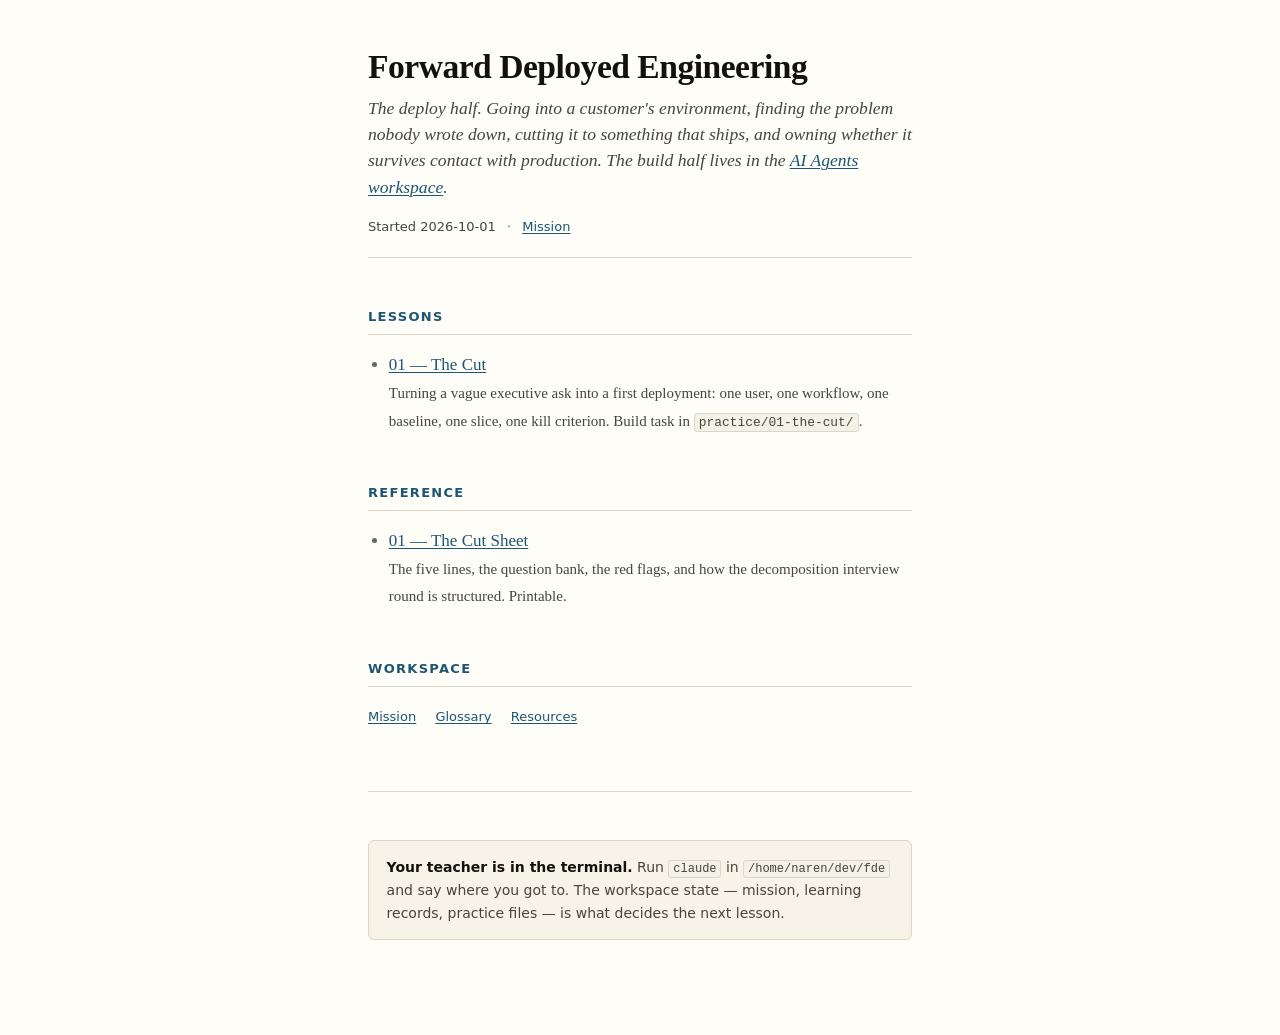
<file: index.html>
<!DOCTYPE html>
<html lang="en">
<head>
<meta charset="utf-8">
<meta name="viewport" content="width=device-width, initial-scale=1">
<title>Forward Deployed Engineering</title>
<link rel="stylesheet" href="assets/course.css">
</head>
<body>
<div class="wrap">

<header class="masthead">
  <h1>Forward Deployed Engineering</h1>
  <p class="standfirst">The deploy half. Going into a customer's environment, finding the problem
  nobody wrote down, cutting it to something that ships, and owning whether it survives contact
  with production. The build half lives in the
  <a href="../learnaiagents/index.html">AI Agents workspace</a>.</p>
  <p class="meta">
    <span>Started 2026-10-01</span><span class="sep">&middot;</span>
    <span><a href="mission.html">Mission</a></span>
  </p>
</header>

<h2>Lessons</h2>
<ul>
  <li><a href="lessons/0001-the-cut.html">01 &mdash; The Cut</a>
      <br><span style="font-size:0.9375rem;color:var(--ink-soft)">Turning a vague executive ask
      into a first deployment: one user, one workflow, one baseline, one slice, one kill
      criterion. Build task in <code>practice/01-the-cut/</code>.</span></li>
</ul>

<h2>Reference</h2>
<ul>
  <li><a href="reference/0001-cut-sheet.html">01 &mdash; The Cut Sheet</a>
      <br><span style="font-size:0.9375rem;color:var(--ink-soft)">The five lines, the question
      bank, the red flags, and how the decomposition interview round is structured. Printable.</span></li>
</ul>

<h2>Workspace</h2>
<div class="nav-row">
  <a href="mission.html">Mission</a>
  <a href="glossary.html">Glossary</a>
  <a href="resources.html">Resources</a>
</div>

<footer class="colophon">
  <div class="ask">
    <strong>Your teacher is in the terminal.</strong> Run <code>claude</code> in
    <code>/home/naren/dev/fde</code> and say where you got to. The workspace state &mdash; mission,
    learning records, practice files &mdash; is what decides the next lesson.
  </div>
</footer>

</div>
</body>
</html>
</file>
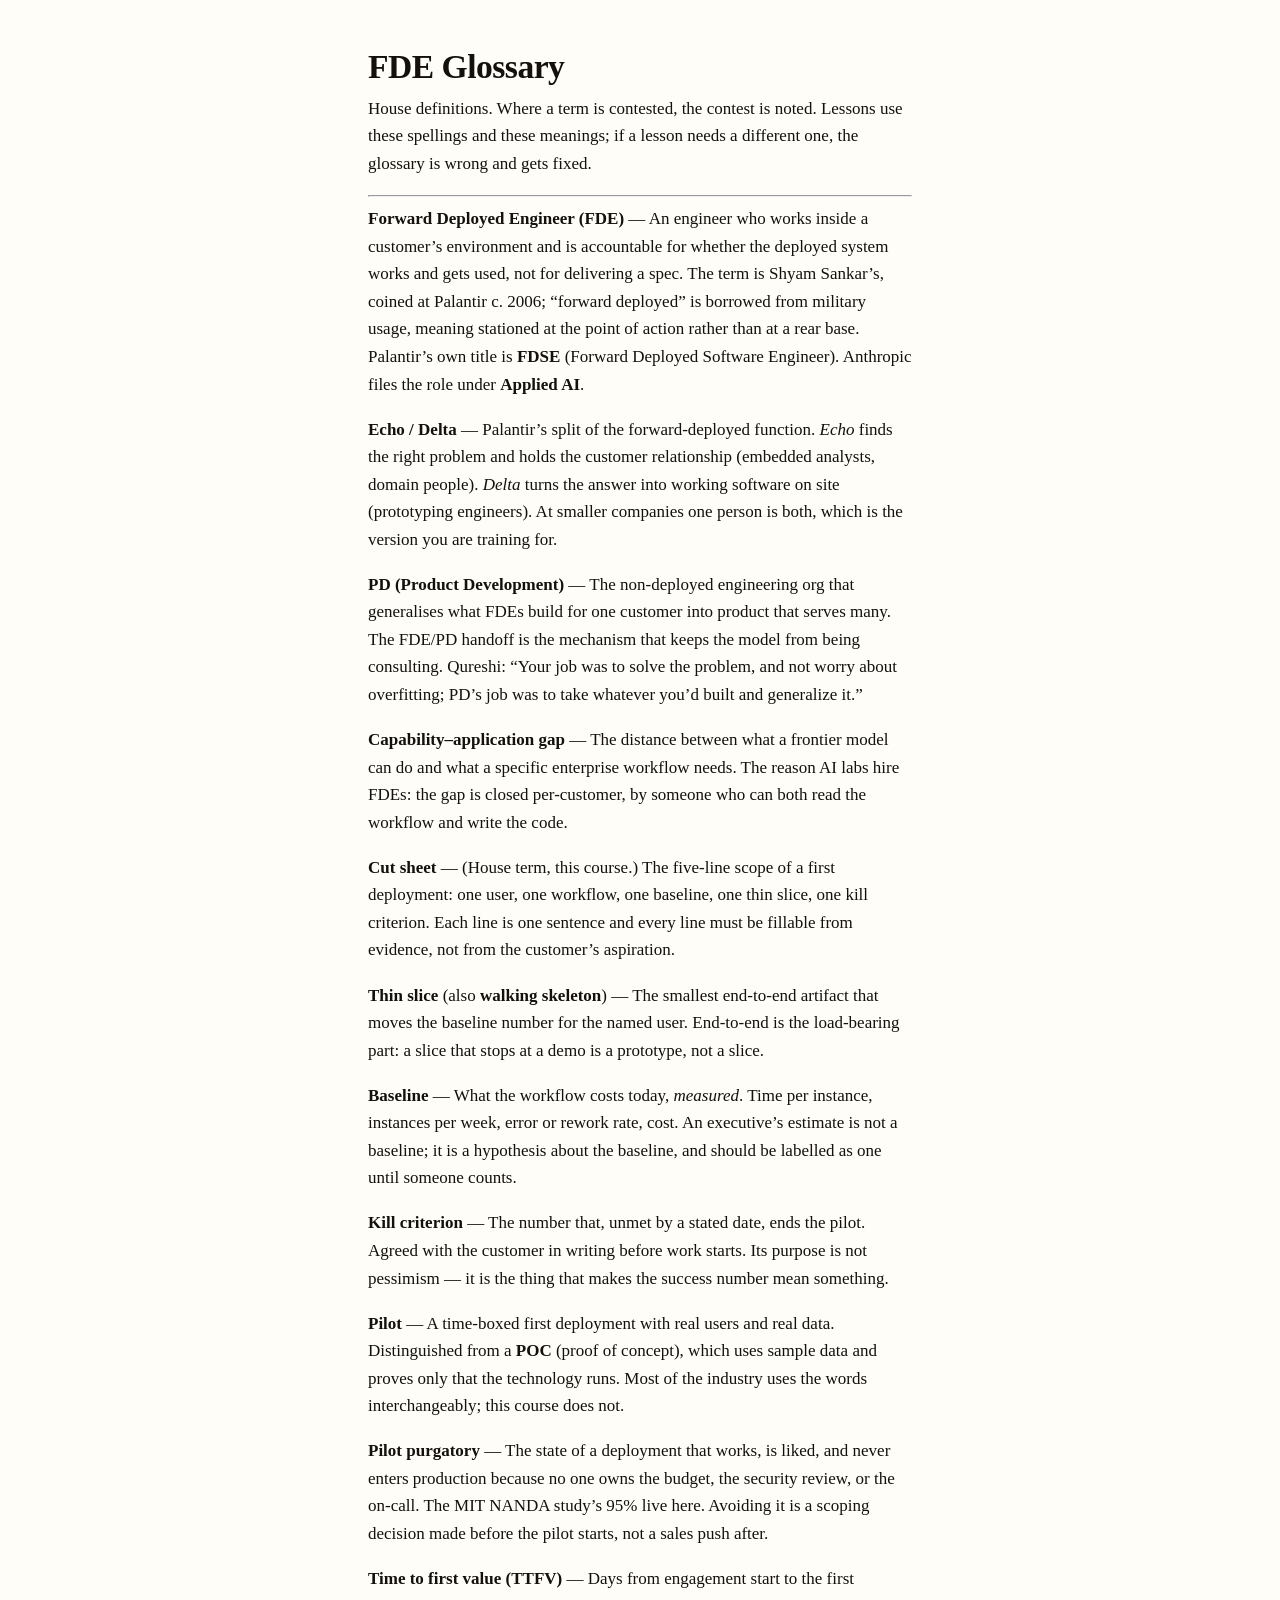
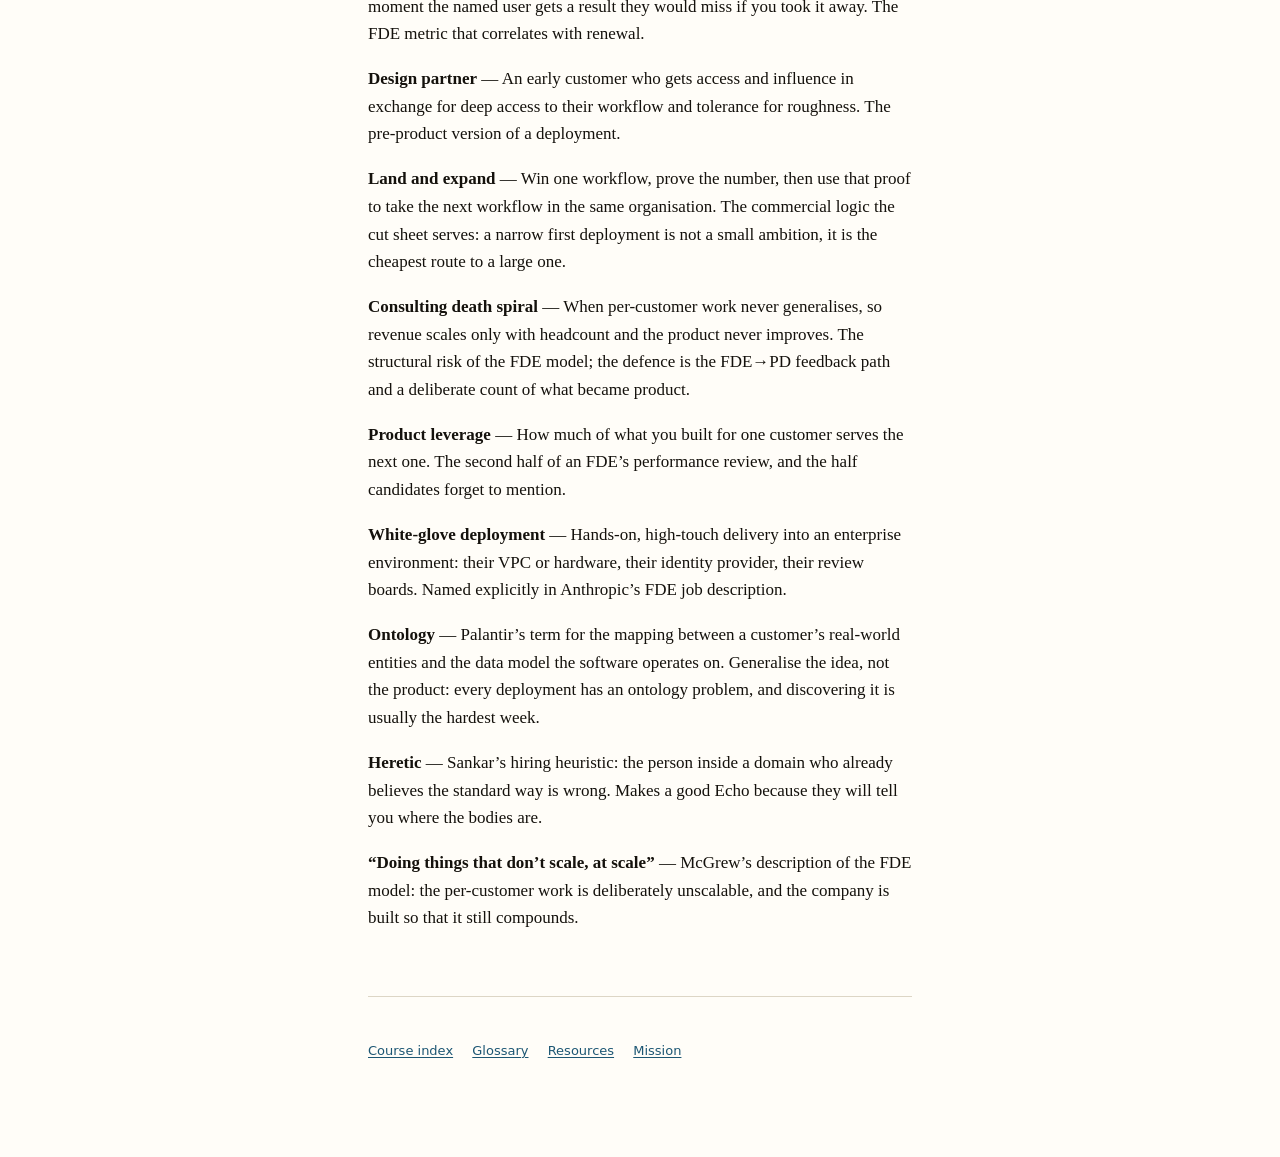
<file: glossary.html>
<!DOCTYPE html>
<html lang="en">
<head>
<meta charset="utf-8">
<meta name="viewport" content="width=device-width, initial-scale=1">
<title>Glossary</title>
<link rel="stylesheet" href="assets/course.css">
</head>
<body>
<div class="wrap">

<h1 id="fde-glossary">FDE Glossary</h1>
<p>House definitions. Where a term is contested, the contest is noted.
Lessons use these spellings and these meanings; if a lesson needs a
different one, the glossary is wrong and gets fixed.</p>
<hr />
<p><strong>Forward Deployed Engineer (FDE)</strong> — An engineer who
works inside a customer’s environment and is accountable for whether the
deployed system works and gets used, not for delivering a spec. The term
is Shyam Sankar’s, coined at Palantir c. 2006; “forward deployed” is
borrowed from military usage, meaning stationed at the point of action
rather than at a rear base. Palantir’s own title is
<strong>FDSE</strong> (Forward Deployed Software Engineer). Anthropic
files the role under <strong>Applied AI</strong>.</p>
<p><strong>Echo / Delta</strong> — Palantir’s split of the
forward-deployed function. <em>Echo</em> finds the right problem and
holds the customer relationship (embedded analysts, domain people).
<em>Delta</em> turns the answer into working software on site
(prototyping engineers). At smaller companies one person is both, which
is the version you are training for.</p>
<p><strong>PD (Product Development)</strong> — The non-deployed
engineering org that generalises what FDEs build for one customer into
product that serves many. The FDE/PD handoff is the mechanism that keeps
the model from being consulting. Qureshi: “Your job was to solve the
problem, and not worry about overfitting; PD’s job was to take whatever
you’d built and generalize it.”</p>
<p><strong>Capability–application gap</strong> — The distance between
what a frontier model can do and what a specific enterprise workflow
needs. The reason AI labs hire FDEs: the gap is closed per-customer, by
someone who can both read the workflow and write the code.</p>
<p><strong>Cut sheet</strong> — (House term, this course.) The five-line
scope of a first deployment: one user, one workflow, one baseline, one
thin slice, one kill criterion. Each line is one sentence and every line
must be fillable from evidence, not from the customer’s aspiration.</p>
<p><strong>Thin slice</strong> (also <strong>walking skeleton</strong>)
— The smallest end-to-end artifact that moves the baseline number for
the named user. End-to-end is the load-bearing part: a slice that stops
at a demo is a prototype, not a slice.</p>
<p><strong>Baseline</strong> — What the workflow costs today,
<em>measured</em>. Time per instance, instances per week, error or
rework rate, cost. An executive’s estimate is not a baseline; it is a
hypothesis about the baseline, and should be labelled as one until
someone counts.</p>
<p><strong>Kill criterion</strong> — The number that, unmet by a stated
date, ends the pilot. Agreed with the customer in writing before work
starts. Its purpose is not pessimism — it is the thing that makes the
success number mean something.</p>
<p><strong>Pilot</strong> — A time-boxed first deployment with real
users and real data. Distinguished from a <strong>POC</strong> (proof of
concept), which uses sample data and proves only that the technology
runs. Most of the industry uses the words interchangeably; this course
does not.</p>
<p><strong>Pilot purgatory</strong> — The state of a deployment that
works, is liked, and never enters production because no one owns the
budget, the security review, or the on-call. The MIT NANDA study’s 95%
live here. Avoiding it is a scoping decision made before the pilot
starts, not a sales push after.</p>
<p><strong>Time to first value (TTFV)</strong> — Days from engagement
start to the first moment the named user gets a result they would miss
if you took it away. The FDE metric that correlates with renewal.</p>
<p><strong>Design partner</strong> — An early customer who gets access
and influence in exchange for deep access to their workflow and
tolerance for roughness. The pre-product version of a deployment.</p>
<p><strong>Land and expand</strong> — Win one workflow, prove the
number, then use that proof to take the next workflow in the same
organisation. The commercial logic the cut sheet serves: a narrow first
deployment is not a small ambition, it is the cheapest route to a large
one.</p>
<p><strong>Consulting death spiral</strong> — When per-customer work
never generalises, so revenue scales only with headcount and the product
never improves. The structural risk of the FDE model; the defence is the
FDE→PD feedback path and a deliberate count of what became product.</p>
<p><strong>Product leverage</strong> — How much of what you built for
one customer serves the next one. The second half of an FDE’s
performance review, and the half candidates forget to mention.</p>
<p><strong>White-glove deployment</strong> — Hands-on, high-touch
delivery into an enterprise environment: their VPC or hardware, their
identity provider, their review boards. Named explicitly in Anthropic’s
FDE job description.</p>
<p><strong>Ontology</strong> — Palantir’s term for the mapping between a
customer’s real-world entities and the data model the software operates
on. Generalise the idea, not the product: every deployment has an
ontology problem, and discovering it is usually the hardest week.</p>
<p><strong>Heretic</strong> — Sankar’s hiring heuristic: the person
inside a domain who already believes the standard way is wrong. Makes a
good Echo because they will tell you where the bodies are.</p>
<p><strong>“Doing things that don’t scale, at scale”</strong> — McGrew’s
description of the FDE model: the per-customer work is deliberately
unscalable, and the company is built so that it still compounds.</p>

<footer class="colophon">
  <div class="nav-row">
    <a href="index.html">Course index</a>
    <a href="glossary.html">Glossary</a>
    <a href="resources.html">Resources</a>
    <a href="mission.html">Mission</a>
  </div>
</footer>

</div>
</body>
</html>
</file>
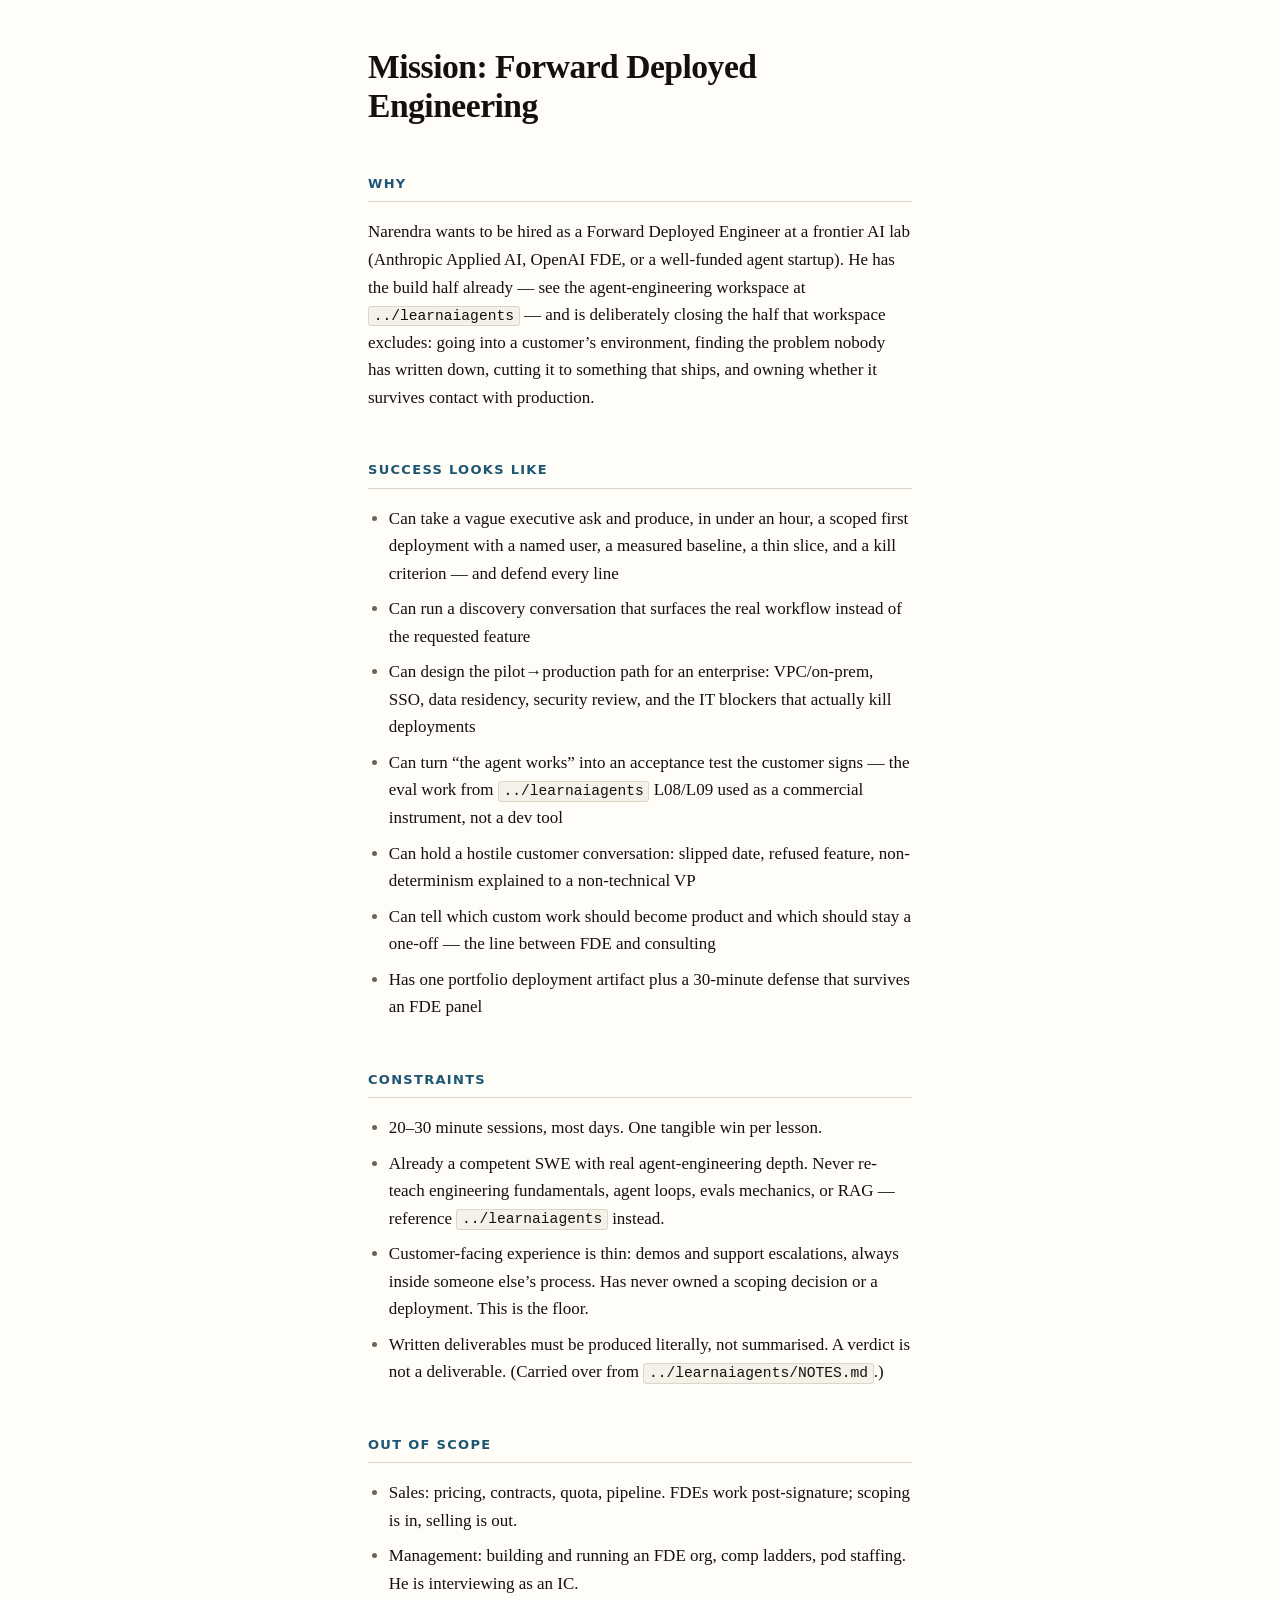
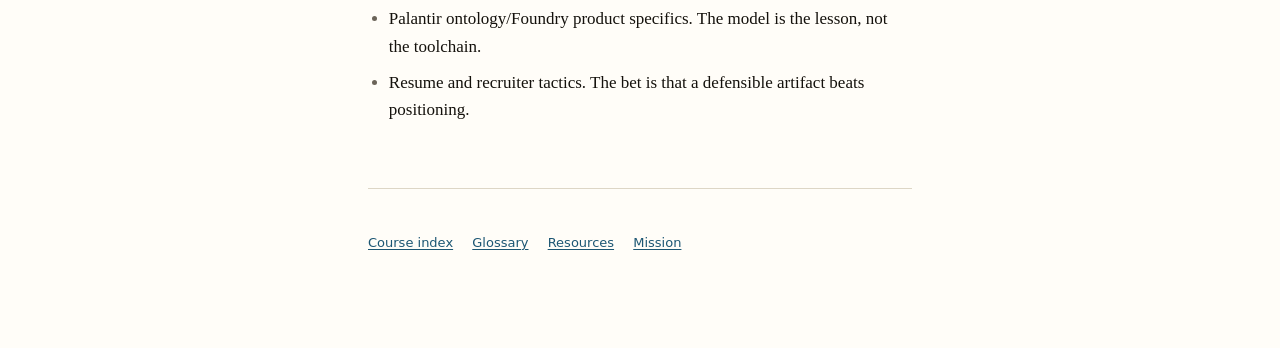
<file: mission.html>
<!DOCTYPE html>
<html lang="en">
<head>
<meta charset="utf-8">
<meta name="viewport" content="width=device-width, initial-scale=1">
<title>Mission</title>
<link rel="stylesheet" href="assets/course.css">
</head>
<body>
<div class="wrap">

<h1 id="mission-forward-deployed-engineering">Mission: Forward Deployed
Engineering</h1>
<h2 id="why">Why</h2>
<p>Narendra wants to be hired as a Forward Deployed Engineer at a
frontier AI lab (Anthropic Applied AI, OpenAI FDE, or a well-funded
agent startup). He has the build half already — see the
agent-engineering workspace at <code>../learnaiagents</code> — and is
deliberately closing the half that workspace excludes: going into a
customer’s environment, finding the problem nobody has written down,
cutting it to something that ships, and owning whether it survives
contact with production.</p>
<h2 id="success-looks-like">Success looks like</h2>
<ul>
<li>Can take a vague executive ask and produce, in under an hour, a
scoped first deployment with a named user, a measured baseline, a thin
slice, and a kill criterion — and defend every line</li>
<li>Can run a discovery conversation that surfaces the real workflow
instead of the requested feature</li>
<li>Can design the pilot→production path for an enterprise: VPC/on-prem,
SSO, data residency, security review, and the IT blockers that actually
kill deployments</li>
<li>Can turn “the agent works” into an acceptance test the customer
signs — the eval work from <code>../learnaiagents</code> L08/L09 used as
a commercial instrument, not a dev tool</li>
<li>Can hold a hostile customer conversation: slipped date, refused
feature, non-determinism explained to a non-technical VP</li>
<li>Can tell which custom work should become product and which should
stay a one-off — the line between FDE and consulting</li>
<li>Has one portfolio deployment artifact plus a 30-minute defense that
survives an FDE panel</li>
</ul>
<h2 id="constraints">Constraints</h2>
<ul>
<li>20–30 minute sessions, most days. One tangible win per lesson.</li>
<li>Already a competent SWE with real agent-engineering depth. Never
re-teach engineering fundamentals, agent loops, evals mechanics, or RAG
— reference <code>../learnaiagents</code> instead.</li>
<li>Customer-facing experience is thin: demos and support escalations,
always inside someone else’s process. Has never owned a scoping decision
or a deployment. This is the floor.</li>
<li>Written deliverables must be produced literally, not summarised. A
verdict is not a deliverable. (Carried over from
<code>../learnaiagents/NOTES.md</code>.)</li>
</ul>
<h2 id="out-of-scope">Out of scope</h2>
<ul>
<li>Sales: pricing, contracts, quota, pipeline. FDEs work
post-signature; scoping is in, selling is out.</li>
<li>Management: building and running an FDE org, comp ladders, pod
staffing. He is interviewing as an IC.</li>
<li>Palantir ontology/Foundry product specifics. The model is the
lesson, not the toolchain.</li>
<li>Resume and recruiter tactics. The bet is that a defensible artifact
beats positioning.</li>
</ul>

<footer class="colophon">
  <div class="nav-row">
    <a href="index.html">Course index</a>
    <a href="glossary.html">Glossary</a>
    <a href="resources.html">Resources</a>
    <a href="mission.html">Mission</a>
  </div>
</footer>

</div>
</body>
</html>
</file>
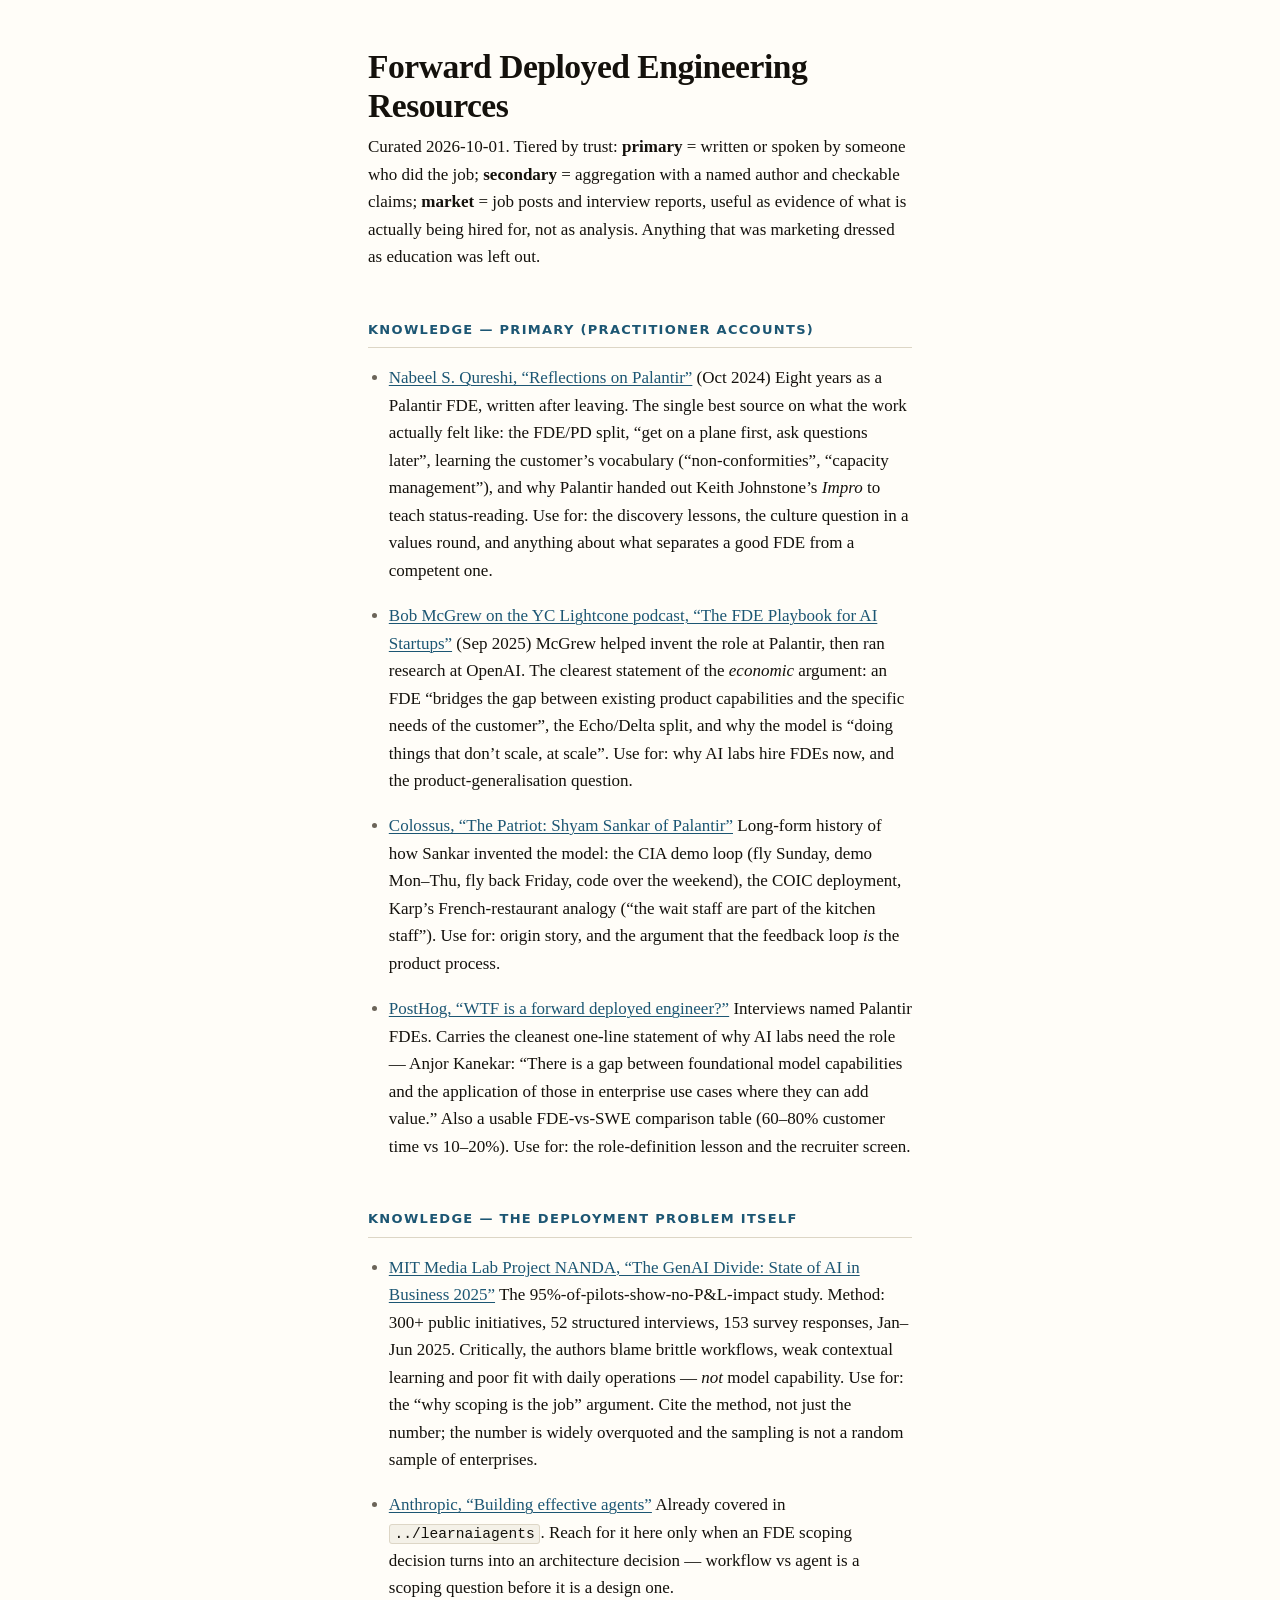
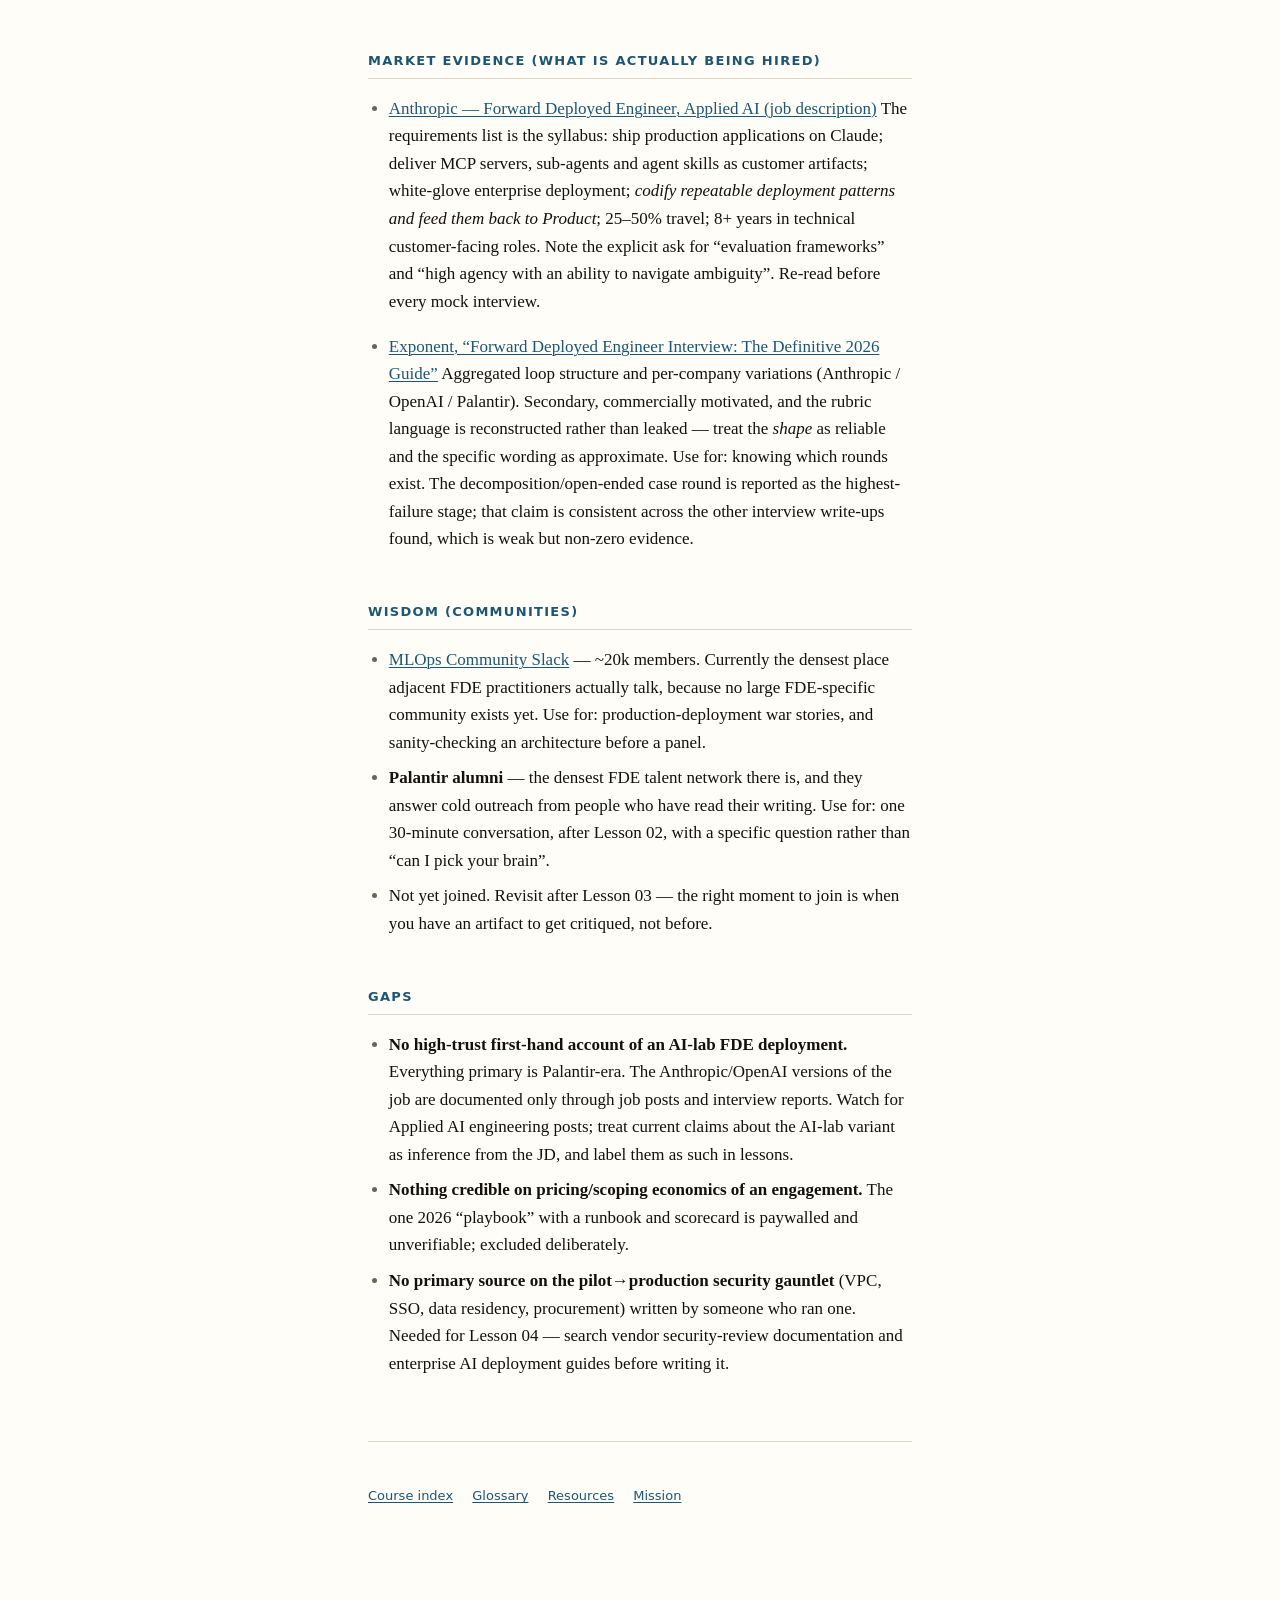
<file: resources.html>
<!DOCTYPE html>
<html lang="en">
<head>
<meta charset="utf-8">
<meta name="viewport" content="width=device-width, initial-scale=1">
<title>Resources</title>
<link rel="stylesheet" href="assets/course.css">
</head>
<body>
<div class="wrap">

<h1 id="forward-deployed-engineering-resources">Forward Deployed
Engineering Resources</h1>
<p>Curated 2026-10-01. Tiered by trust: <strong>primary</strong> =
written or spoken by someone who did the job; <strong>secondary</strong>
= aggregation with a named author and checkable claims;
<strong>market</strong> = job posts and interview reports, useful as
evidence of what is actually being hired for, not as analysis. Anything
that was marketing dressed as education was left out.</p>
<h2 id="knowledge-primary-practitioner-accounts">Knowledge — primary
(practitioner accounts)</h2>
<ul>
<li><p><a href="https://nabeelqu.co/reflections-on-palantir">Nabeel S.
Qureshi, “Reflections on Palantir”</a> (Oct 2024) Eight years as a
Palantir FDE, written after leaving. The single best source on what the
work actually felt like: the FDE/PD split, “get on a plane first, ask
questions later”, learning the customer’s vocabulary
(“non-conformities”, “capacity management”), and why Palantir handed out
Keith Johnstone’s <em>Impro</em> to teach status-reading. Use for: the
discovery lessons, the culture question in a values round, and anything
about what separates a good FDE from a competent one.</p></li>
<li><p><a href="https://www.youtube.com/watch?v=Zyw-YA0k3xo">Bob McGrew
on the YC Lightcone podcast, “The FDE Playbook for AI Startups”</a> (Sep
2025) McGrew helped invent the role at Palantir, then ran research at
OpenAI. The clearest statement of the <em>economic</em> argument: an FDE
“bridges the gap between existing product capabilities and the specific
needs of the customer”, the Echo/Delta split, and why the model is
“doing things that don’t scale, at scale”. Use for: why AI labs hire
FDEs now, and the product-generalisation question.</p></li>
<li><p><a
href="https://colossus.com/article/the-patriot-shyam-sankar-palantir/">Colossus,
“The Patriot: Shyam Sankar of Palantir”</a> Long-form history of how
Sankar invented the model: the CIA demo loop (fly Sunday, demo Mon–Thu,
fly back Friday, code over the weekend), the COIC deployment, Karp’s
French-restaurant analogy (“the wait staff are part of the kitchen
staff”). Use for: origin story, and the argument that the feedback loop
<em>is</em> the product process.</p></li>
<li><p><a
href="https://posthog.com/blog/forward-deployed-engineer">PostHog, “WTF
is a forward deployed engineer?”</a> Interviews named Palantir FDEs.
Carries the cleanest one-line statement of why AI labs need the role —
Anjor Kanekar: “There is a gap between foundational model capabilities
and the application of those in enterprise use cases where they can add
value.” Also a usable FDE-vs-SWE comparison table (60–80% customer time
vs 10–20%). Use for: the role-definition lesson and the recruiter
screen.</p></li>
</ul>
<h2 id="knowledge-the-deployment-problem-itself">Knowledge — the
deployment problem itself</h2>
<ul>
<li><p><a href="https://www.aigl.blog/state-of-ai-in-business-2025/">MIT
Media Lab Project NANDA, “The GenAI Divide: State of AI in Business
2025”</a> The 95%-of-pilots-show-no-P&amp;L-impact study. Method: 300+
public initiatives, 52 structured interviews, 153 survey responses,
Jan–Jun 2025. Critically, the authors blame brittle workflows, weak
contextual learning and poor fit with daily operations — <em>not</em>
model capability. Use for: the “why scoping is the job” argument. Cite
the method, not just the number; the number is widely overquoted and the
sampling is not a random sample of enterprises.</p></li>
<li><p><a
href="https://www.anthropic.com/engineering/building-effective-agents">Anthropic,
“Building effective agents”</a> Already covered in
<code>../learnaiagents</code>. Reach for it here only when an FDE
scoping decision turns into an architecture decision — workflow vs agent
is a scoping question before it is a design one.</p></li>
</ul>
<h2 id="market-evidence-what-is-actually-being-hired">Market evidence
(what is actually being hired)</h2>
<ul>
<li><p><a
href="https://www.anthropic.com/careers/jobs/4985877008">Anthropic —
Forward Deployed Engineer, Applied AI (job description)</a> The
requirements list is the syllabus: ship production applications on
Claude; deliver MCP servers, sub-agents and agent skills as customer
artifacts; white-glove enterprise deployment; <em>codify repeatable
deployment patterns and feed them back to Product</em>; 25–50% travel;
8+ years in technical customer-facing roles. Note the explicit ask for
“evaluation frameworks” and “high agency with an ability to navigate
ambiguity”. Re-read before every mock interview.</p></li>
<li><p><a
href="https://www.tryexponent.com/blog/forward-deployed-engineer-interview-the-definitive-2026-guide-fde">Exponent,
“Forward Deployed Engineer Interview: The Definitive 2026 Guide”</a>
Aggregated loop structure and per-company variations (Anthropic / OpenAI
/ Palantir). Secondary, commercially motivated, and the rubric language
is reconstructed rather than leaked — treat the <em>shape</em> as
reliable and the specific wording as approximate. Use for: knowing which
rounds exist. The decomposition/open-ended case round is reported as the
highest-failure stage; that claim is consistent across the other
interview write-ups found, which is weak but non-zero evidence.</p></li>
</ul>
<h2 id="wisdom-communities">Wisdom (communities)</h2>
<ul>
<li><a href="https://mlops.community/">MLOps Community Slack</a> — ~20k
members. Currently the densest place adjacent FDE practitioners actually
talk, because no large FDE-specific community exists yet. Use for:
production-deployment war stories, and sanity-checking an architecture
before a panel.</li>
<li><strong>Palantir alumni</strong> — the densest FDE talent network
there is, and they answer cold outreach from people who have read their
writing. Use for: one 30-minute conversation, after Lesson 02, with a
specific question rather than “can I pick your brain”.</li>
<li>Not yet joined. Revisit after Lesson 03 — the right moment to join
is when you have an artifact to get critiqued, not before.</li>
</ul>
<h2 id="gaps">Gaps</h2>
<ul>
<li><strong>No high-trust first-hand account of an AI-lab FDE
deployment.</strong> Everything primary is Palantir-era. The
Anthropic/OpenAI versions of the job are documented only through job
posts and interview reports. Watch for Applied AI engineering posts;
treat current claims about the AI-lab variant as inference from the JD,
and label them as such in lessons.</li>
<li><strong>Nothing credible on pricing/scoping economics of an
engagement.</strong> The one 2026 “playbook” with a runbook and
scorecard is paywalled and unverifiable; excluded deliberately.</li>
<li><strong>No primary source on the pilot→production security
gauntlet</strong> (VPC, SSO, data residency, procurement) written by
someone who ran one. Needed for Lesson 04 — search vendor
security-review documentation and enterprise AI deployment guides before
writing it.</li>
</ul>

<footer class="colophon">
  <div class="nav-row">
    <a href="index.html">Course index</a>
    <a href="glossary.html">Glossary</a>
    <a href="resources.html">Resources</a>
    <a href="mission.html">Mission</a>
  </div>
</footer>

</div>
</body>
</html>
</file>
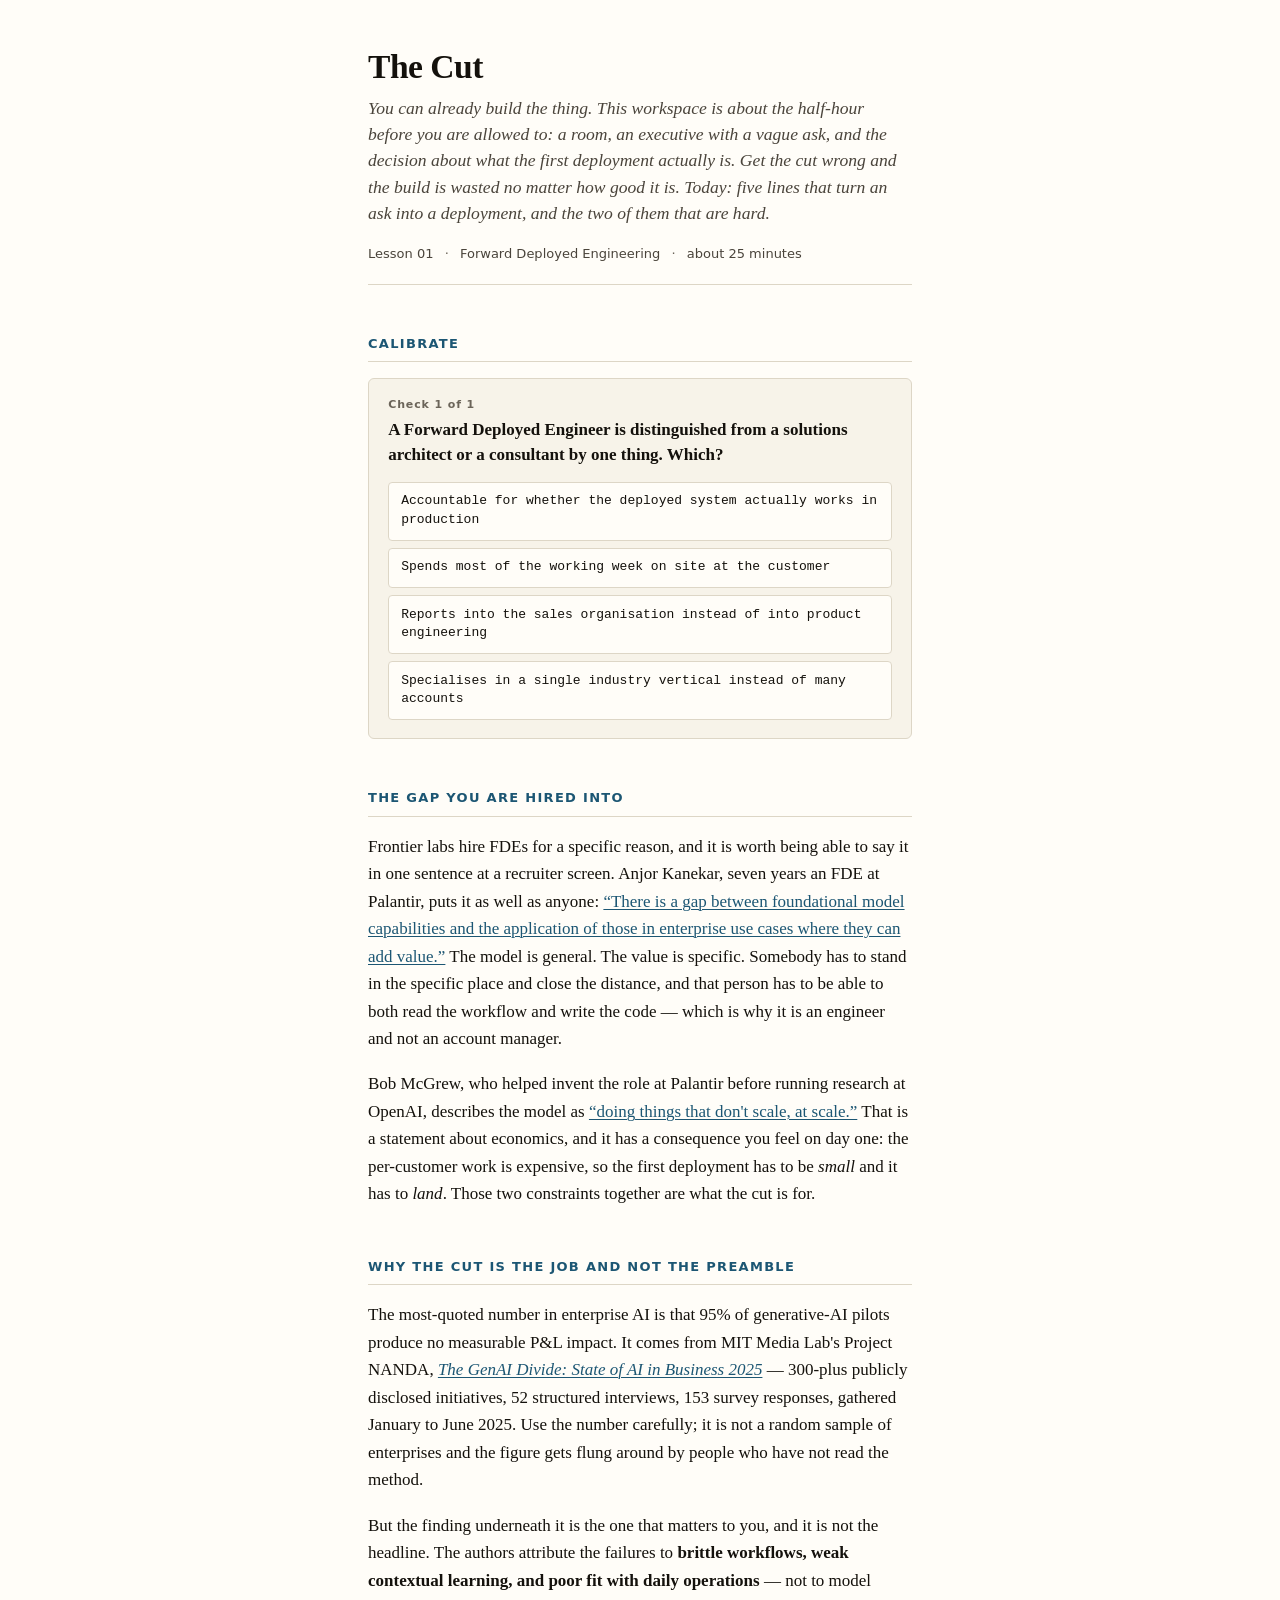
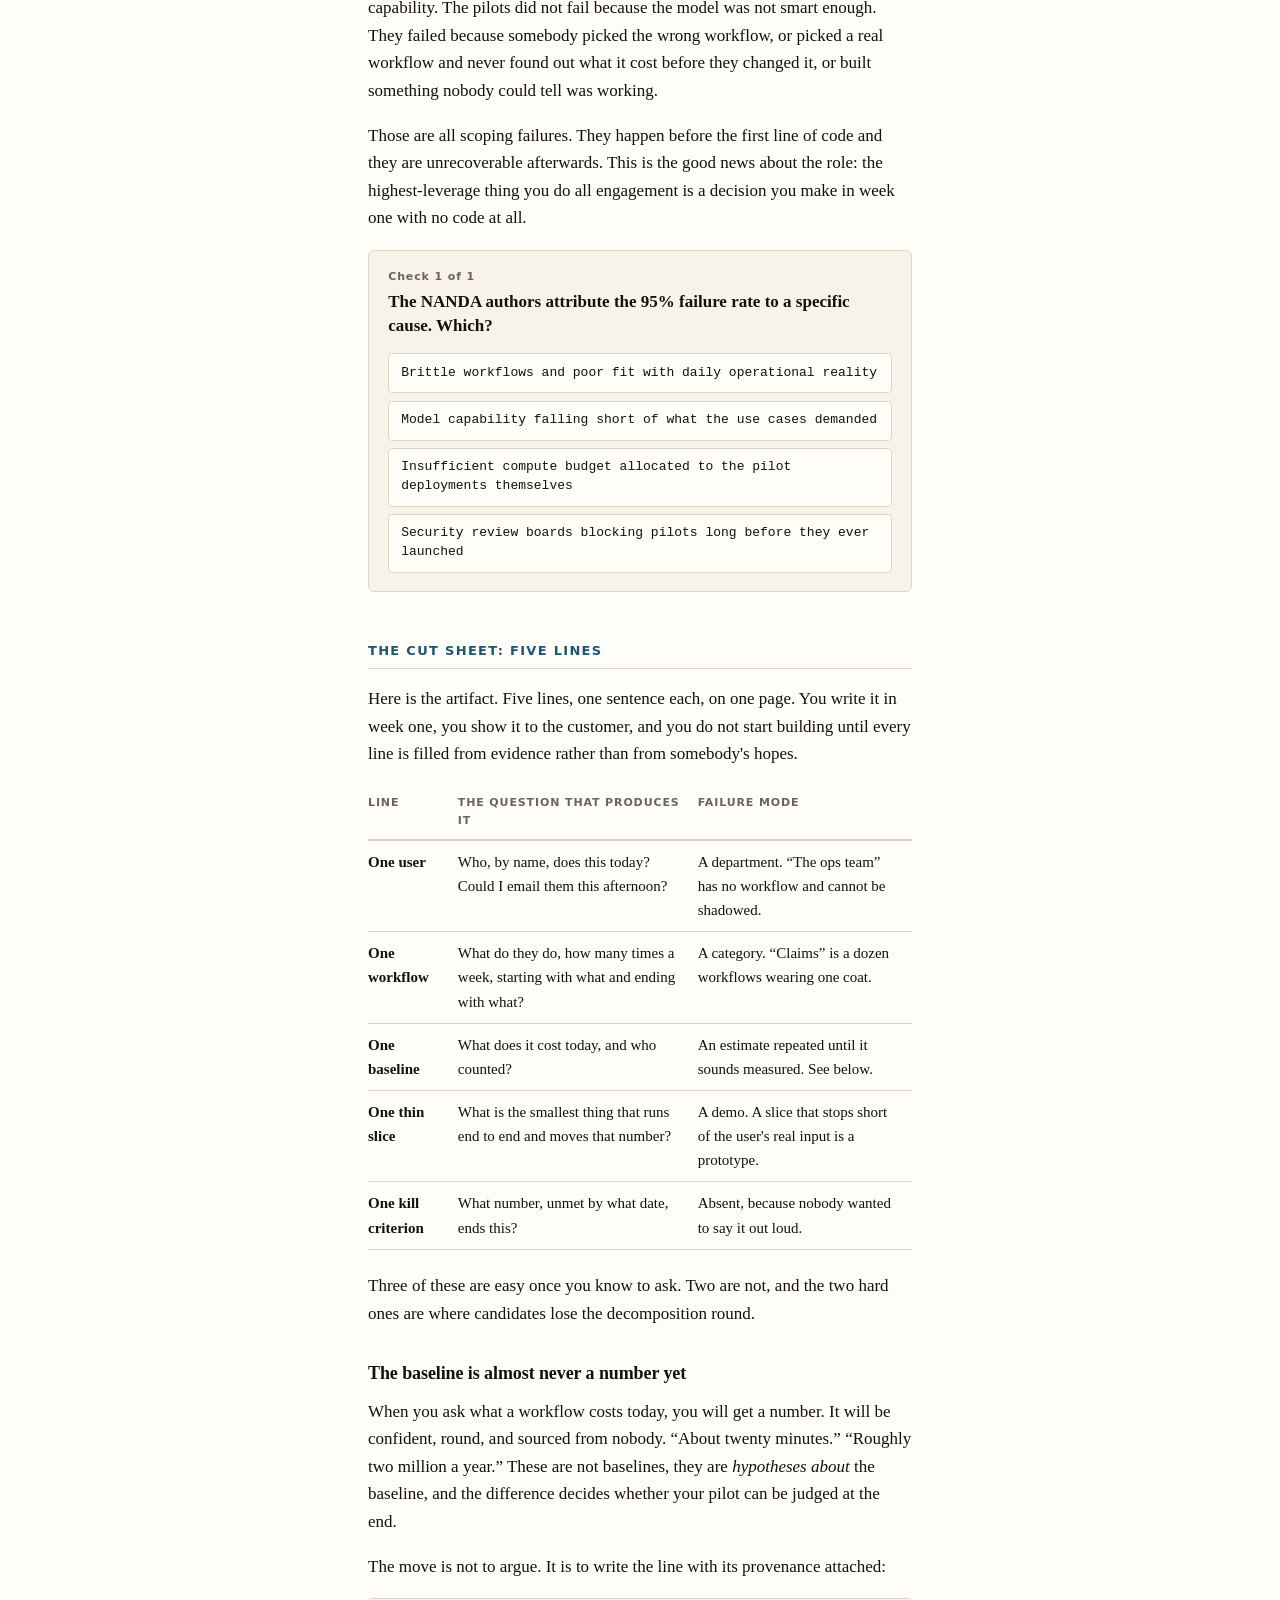
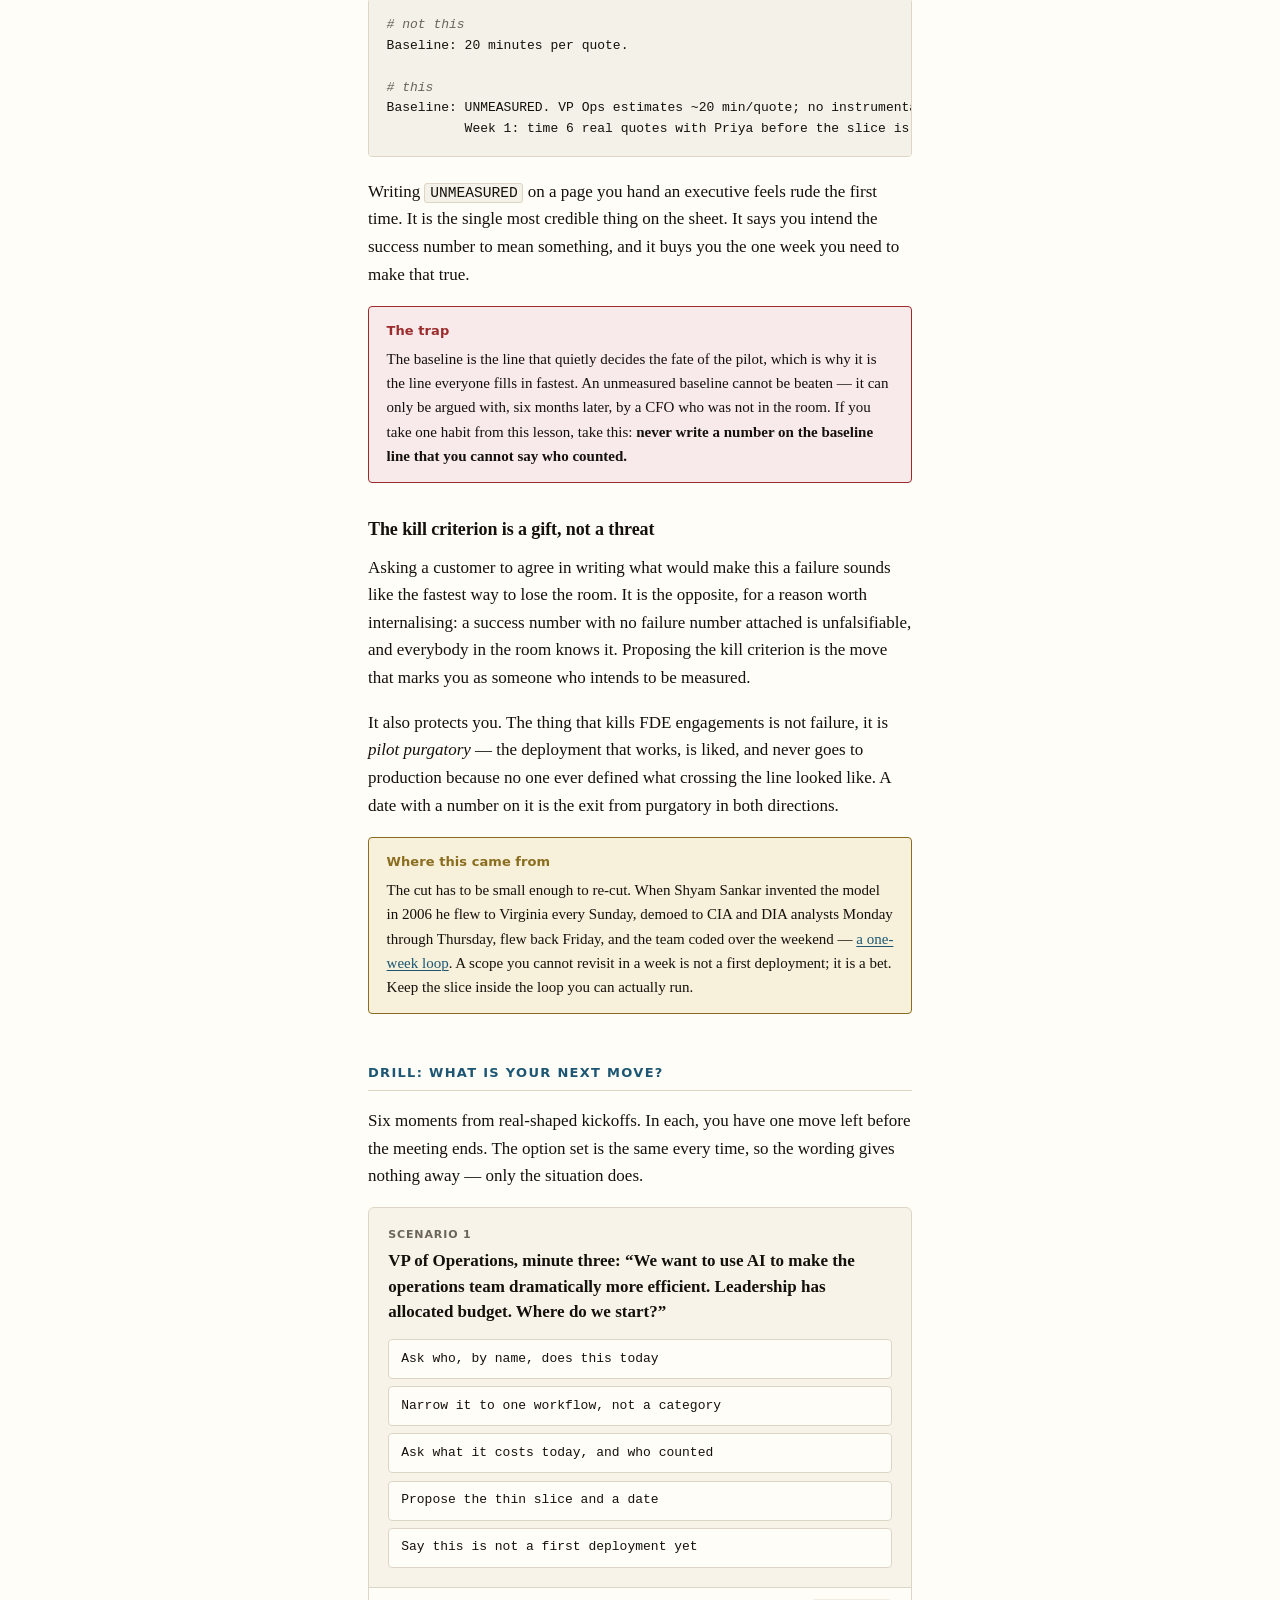
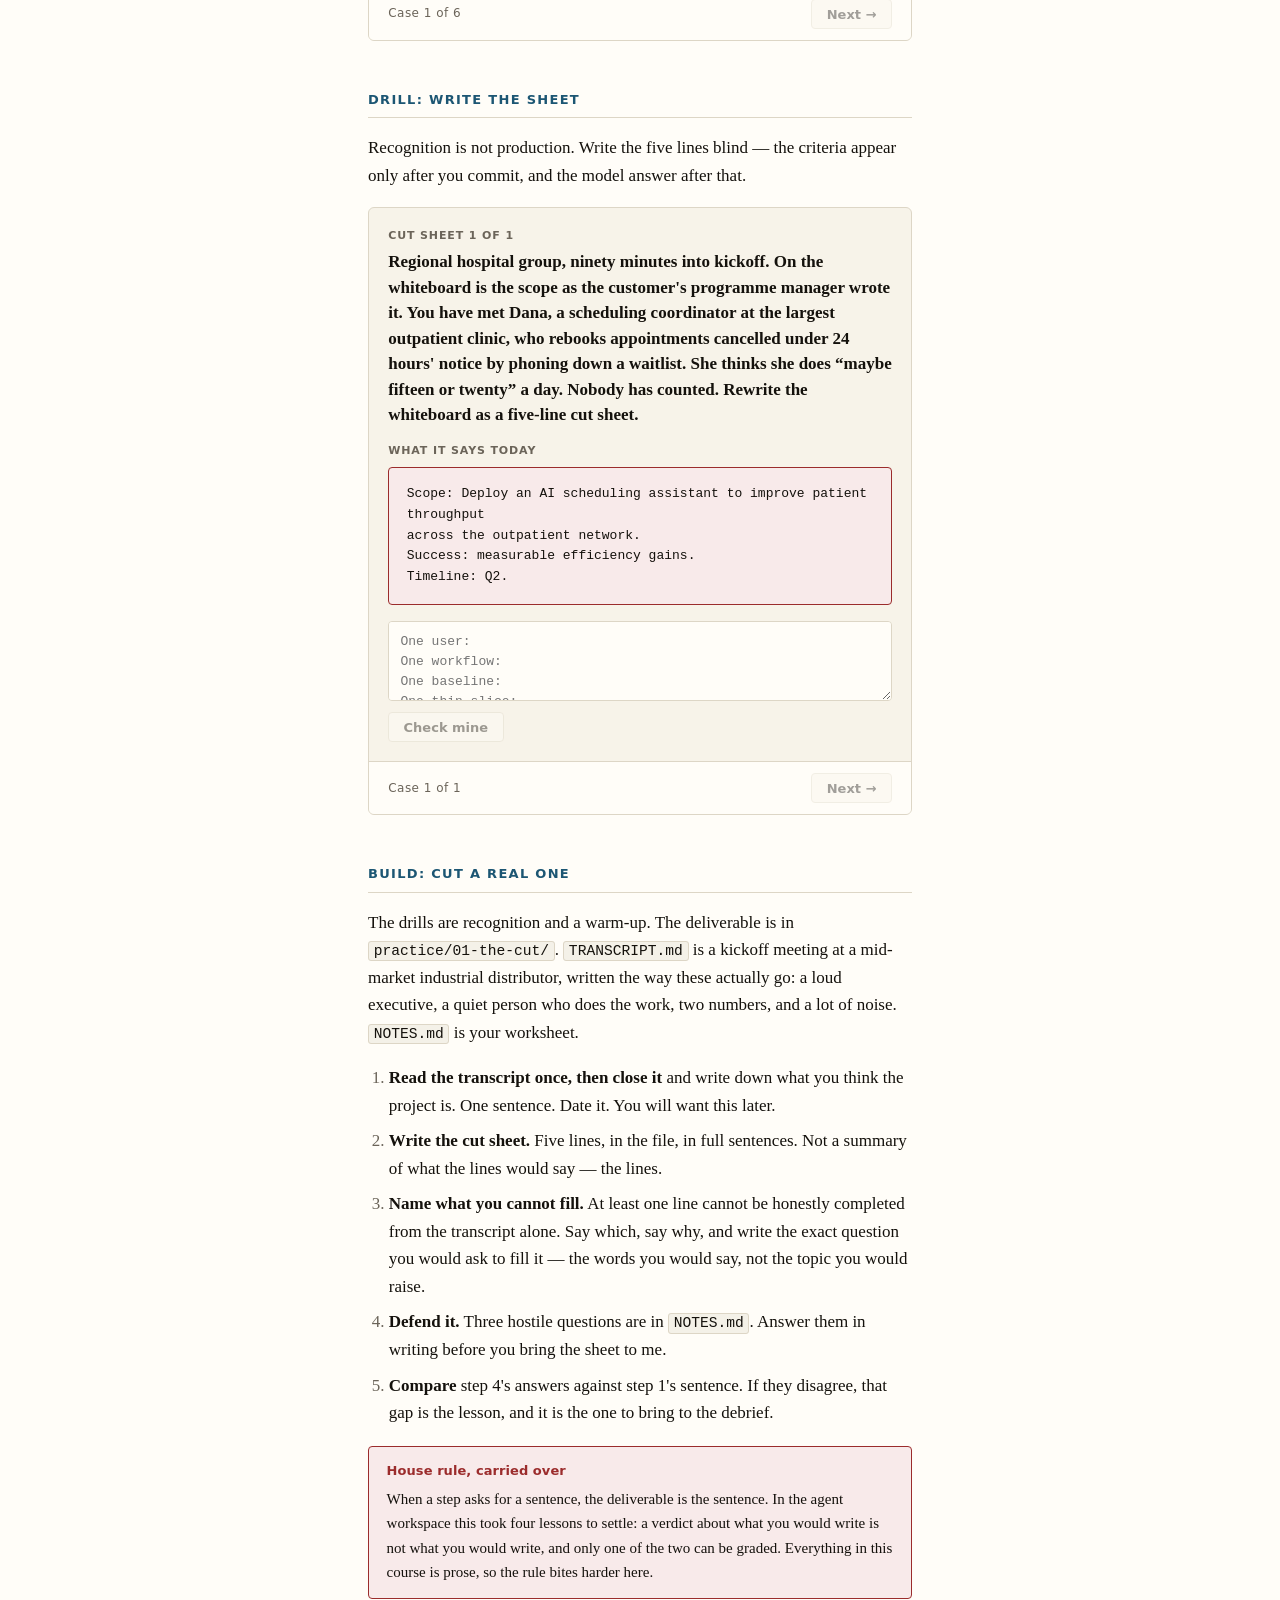
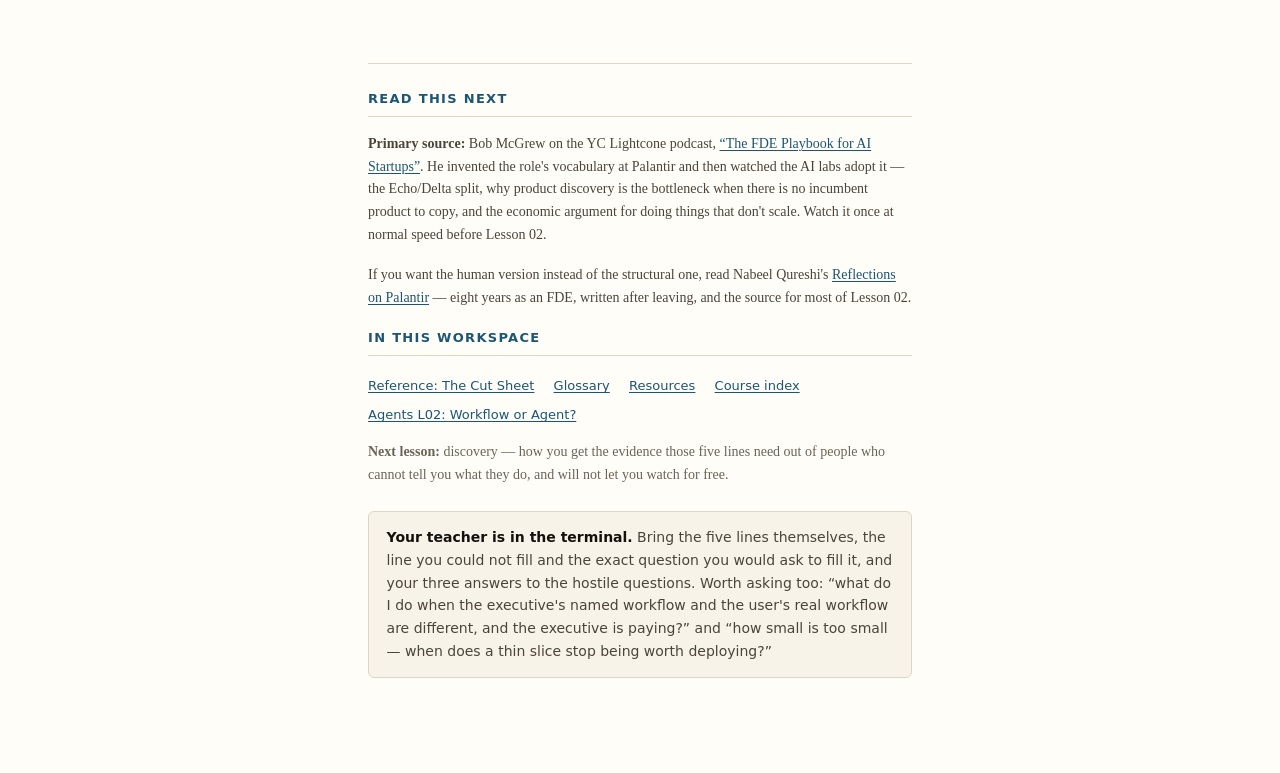
<file: lessons/0001-the-cut.html>
<!DOCTYPE html>
<html lang="en">
<head>
<meta charset="utf-8">
<meta name="viewport" content="width=device-width, initial-scale=1">
<title>The Cut: Scoping a First Deployment</title>
<link rel="stylesheet" href="../assets/course.css">
</head>
<body>
<div class="wrap">

<header class="masthead">
  <h1>The Cut</h1>
  <p class="standfirst">You can already build the thing. This workspace is about the half-hour
  before you are allowed to: a room, an executive with a vague ask, and the decision about what
  the first deployment actually is. Get the cut wrong and the build is wasted no matter how good
  it is. Today: five lines that turn an ask into a deployment, and the two of them that are hard.</p>
  <p class="meta">
    <span>Lesson 01</span><span class="sep">&middot;</span>
    <span>Forward Deployed Engineering</span><span class="sep">&middot;</span>
    <span>about 25 minutes</span>
  </p>
</header>

<h2>Calibrate</h2>

<div class="quiz" data-quiz>
  <p class="q"><span class="num">Check 1 of 1</span>A Forward Deployed Engineer is distinguished
  from a solutions architect or a consultant by one thing. Which?</p>
  <div class="opts">
    <button class="opt" data-correct>Accountable for whether the deployed system actually works in production</button>
    <button class="opt">Spends most of the working week on site at the customer</button>
    <button class="opt">Reports into the sales organisation instead of into product engineering</button>
    <button class="opt">Specialises in a single industry vertical instead of many accounts</button>
  </div>
  <div class="feedback"
    data-when-correct="Right, and it is the whole thing. Consultants also sit on site, also know the vertical, also report oddly. What none of them own is whether the system is still running and used in six months. That ownership is what makes scoping your problem instead of someone else's."
    data-when-wrong="Site presence, reporting line and vertical focus are all true of consultants too — none of them separate the roles. The separator is accountability for the outcome: the FDE owns whether the deployed system works and gets adopted, not whether a deliverable was delivered. That is why the scoping decision lands on you.">
  </div>
</div>

<h2>The gap you are hired into</h2>

<p>Frontier labs hire FDEs for a specific reason, and it is worth being able to say it in one
sentence at a recruiter screen. Anjor Kanekar, seven years an FDE at Palantir, puts it as well as
anyone: <a href="https://posthog.com/blog/forward-deployed-engineer">&ldquo;There is a gap between
foundational model capabilities and the application of those in enterprise use cases where they
can add value.&rdquo;</a> The model is general. The value is specific. Somebody has to stand in
the specific place and close the distance, and that person has to be able to both read the
workflow and write the code &mdash; which is why it is an engineer and not an account manager.</p>

<p>Bob McGrew, who helped invent the role at Palantir before running research at OpenAI, describes
the model as <a href="https://www.youtube.com/watch?v=Zyw-YA0k3xo">&ldquo;doing things that don't
scale, at scale.&rdquo;</a> That is a statement about economics, and it has a consequence you feel
on day one: the per-customer work is expensive, so the first deployment has to be <em>small</em>
and it has to <em>land</em>. Those two constraints together are what the cut is for.</p>

<h2>Why the cut is the job and not the preamble</h2>

<p>The most-quoted number in enterprise AI is that 95% of generative-AI pilots produce no
measurable P&amp;L impact. It comes from MIT Media Lab's Project NANDA, <a
href="https://www.aigl.blog/state-of-ai-in-business-2025/"><em>The GenAI Divide: State of AI in
Business 2025</em></a> &mdash; 300-plus publicly disclosed initiatives, 52 structured interviews,
153 survey responses, gathered January to June 2025. Use the number carefully; it is not a random
sample of enterprises and the figure gets flung around by people who have not read the method.</p>

<p>But the finding underneath it is the one that matters to you, and it is not the headline. The
authors attribute the failures to <strong>brittle workflows, weak contextual learning, and poor
fit with daily operations</strong> &mdash; not to model capability. The pilots did not fail because
the model was not smart enough. They failed because somebody picked the wrong workflow, or picked
a real workflow and never found out what it cost before they changed it, or built something nobody
could tell was working.</p>

<p>Those are all scoping failures. They happen before the first line of code and they are
unrecoverable afterwards. This is the good news about the role: the highest-leverage thing you do
all engagement is a decision you make in week one with no code at all.</p>

<div class="quiz" data-quiz>
  <p class="q"><span class="num">Check 1 of 1</span>The NANDA authors attribute the 95% failure
  rate to a specific cause. Which?</p>
  <div class="opts">
    <button class="opt" data-correct>Brittle workflows and poor fit with daily operational reality</button>
    <button class="opt">Model capability falling short of what the use cases demanded</button>
    <button class="opt">Insufficient compute budget allocated to the pilot deployments themselves</button>
    <button class="opt">Security review boards blocking pilots long before they ever launched</button>
  </div>
  <div class="feedback"
    data-when-correct="Right — and this is the sentence to have ready when an interviewer asks why FDEs exist. The bottleneck is at the application layer, which is exactly where a forward-deployed engineer stands."
    data-when-wrong="It was brittle workflows and poor fit with daily operations: an application-layer problem, not a model problem. Security review is a real killer and shows up in Lesson 04, but it is not what the study found. Getting this right matters because it is the argument for the role existing at all.">
  </div>
</div>

<h2>The cut sheet: five lines</h2>

<p>Here is the artifact. Five lines, one sentence each, on one page. You write it in week one, you
show it to the customer, and you do not start building until every line is filled from evidence
rather than from somebody's hopes.</p>

<table>
  <thead>
    <tr><th>Line</th><th>The question that produces it</th><th>Failure mode</th></tr>
  </thead>
  <tbody>
    <tr>
      <td><strong>One user</strong></td>
      <td>Who, by name, does this today? Could I email them this afternoon?</td>
      <td>A department. &ldquo;The ops team&rdquo; has no workflow and cannot be shadowed.</td>
    </tr>
    <tr>
      <td><strong>One workflow</strong></td>
      <td>What do they do, how many times a week, starting with what and ending with what?</td>
      <td>A category. &ldquo;Claims&rdquo; is a dozen workflows wearing one coat.</td>
    </tr>
    <tr>
      <td><strong>One baseline</strong></td>
      <td>What does it cost today, and who counted?</td>
      <td>An estimate repeated until it sounds measured. See below.</td>
    </tr>
    <tr>
      <td><strong>One thin slice</strong></td>
      <td>What is the smallest thing that runs end to end and moves that number?</td>
      <td>A demo. A slice that stops short of the user's real input is a prototype.</td>
    </tr>
    <tr>
      <td><strong>One kill criterion</strong></td>
      <td>What number, unmet by what date, ends this?</td>
      <td>Absent, because nobody wanted to say it out loud.</td>
    </tr>
  </tbody>
</table>

<p>Three of these are easy once you know to ask. Two are not, and the two hard ones are where
candidates lose the decomposition round.</p>

<h3>The baseline is almost never a number yet</h3>

<p>When you ask what a workflow costs today, you will get a number. It will be confident, round,
and sourced from nobody. &ldquo;About twenty minutes.&rdquo; &ldquo;Roughly two million a
year.&rdquo; These are not baselines, they are <em>hypotheses about</em> the baseline, and the
difference decides whether your pilot can be judged at the end.</p>

<p>The move is not to argue. It is to write the line with its provenance attached:</p>

<pre><code><span class="c"># not this</span>
Baseline: 20 minutes per quote.

<span class="c"># this</span>
Baseline: UNMEASURED. VP Ops estimates ~20 min/quote; no instrumentation.
          Week 1: time 6 real quotes with Priya before the slice is agreed.</code></pre>

<p>Writing <code>UNMEASURED</code> on a page you hand an executive feels rude the first time. It
is the single most credible thing on the sheet. It says you intend the success number to mean
something, and it buys you the one week you need to make that true.</p>

<div class="note trap">
  <span class="label">The trap</span>
  <p>The baseline is the line that quietly decides the fate of the pilot, which is why it is the
  line everyone fills in fastest. An unmeasured baseline cannot be beaten &mdash; it can only be
  argued with, six months later, by a CFO who was not in the room. If you take one habit from this
  lesson, take this: <strong>never write a number on the baseline line that you cannot say who
  counted.</strong></p>
</div>

<h3>The kill criterion is a gift, not a threat</h3>

<p>Asking a customer to agree in writing what would make this a failure sounds like the fastest
way to lose the room. It is the opposite, for a reason worth internalising: a success number with
no failure number attached is unfalsifiable, and everybody in the room knows it. Proposing the
kill criterion is the move that marks you as someone who intends to be measured.</p>

<p>It also protects you. The thing that kills FDE engagements is not failure, it is
<em>pilot purgatory</em> &mdash; the deployment that works, is liked, and never goes to production
because no one ever defined what crossing the line looked like. A date with a number on it is the
exit from purgatory in both directions.</p>

<div class="note why">
  <span class="label">Where this came from</span>
  <p>The cut has to be small enough to re-cut. When Shyam Sankar invented the model in 2006 he
  flew to Virginia every Sunday, demoed to CIA and DIA analysts Monday through Thursday, flew back
  Friday, and the team coded over the weekend &mdash; <a
  href="https://colossus.com/article/the-patriot-shyam-sankar-palantir/">a one-week loop</a>. A
  scope you cannot revisit in a week is not a first deployment; it is a bet. Keep the slice inside
  the loop you can actually run.</p>
</div>

<h2>Drill: what is your next move?</h2>

<p>Six moments from real-shaped kickoffs. In each, you have one move left before the meeting ends.
The option set is the same every time, so the wording gives nothing away &mdash; only the situation
does.</p>

<div class="triage" data-triage>
  <div class="triage-stage" data-stage></div>
  <div class="triage-bar">
    <span data-score></span>
    <button data-next>Next &rarr;</button>
  </div>
  <script type="application/json" data-cases>
  {
    "options": [
      { "id": "user",     "label": "Ask who, by name, does this today" },
      { "id": "narrow",   "label": "Narrow it to one workflow, not a category" },
      { "id": "baseline", "label": "Ask what it costs today, and who counted" },
      { "id": "slice",    "label": "Propose the thin slice and a date" },
      { "id": "stop",     "label": "Say this is not a first deployment yet" }
    ],
    "cases": [
      {
        "prompt": "<strong>VP of Operations, minute three:</strong> &ldquo;We want to use AI to make the operations team dramatically more efficient. Leadership has allocated budget. Where do we start?&rdquo;",
        "answer": "user",
        "why": {
          "user": "Yes. There is no workflow here, no number, nothing to narrow — there is not yet a human being in the sentence. Everything else on the sheet hangs off a named person, so that is the first thing you take out of the room.",
          "narrow": "There is nothing to narrow yet. 'The operations team' is not a category of workflows, it is a category of people. Narrowing comes after you have one person whose week you can describe.",
          "baseline": "Cost of what? You cannot baseline 'efficiency'. A baseline is attached to a specific workflow done by a specific person, and you have neither.",
          "slice": "Proposing a slice here is how you end up building the thing the executive imagined rather than the thing anyone does. You have no evidence to slice against.",
          "stop": "Too early to walk. A vague opening ask is the normal state of a kickoff, not a red flag — it is exactly the condition the role exists for."
        }
      },
      {
        "prompt": "<strong>Director of Claims:</strong> &ldquo;Our adjusters live in this system all day. Marcus has been here nine years, he can show you anything. We want to automate claims.&rdquo;",
        "answer": "narrow",
        "why": {
          "narrow": "Yes. You have a named user and you have access to him — that half is done. 'Claims' is the problem: intake, triage, document review, reserve setting, fraud flags and settlement are separate workflows with separate data and separate owners. Pick one or you will scope all six.",
          "user": "You already have him. Marcus, nine years, available. Asking again burns the move.",
          "baseline": "Baseline of which workflow? Ask for a number now and you will get one averaged over six different jobs, which is worse than no number because it looks like evidence.",
          "slice": "A slice of 'claims' is not a slice. You would be choosing the workflow implicitly, by what you happened to build, instead of deliberately.",
          "stop": "Nothing here is blocked. You have a user, access, and a budget holder in the room — this is a good engagement with a scope that is one question too wide."
        }
      },
      {
        "prompt": "<strong>Sales Ops lead:</strong> &ldquo;Priya in pricing rebuilds the quote model by hand for every RFP that comes in. She does it constantly. Honestly it takes her a while each time.&rdquo;",
        "answer": "baseline",
        "why": {
          "baseline": "Yes. User named, workflow named, and the only two quantities in the sentence are 'constantly' and 'a while'. Those are the two words that most often become an unfalsifiable pilot. Get a count and a duration, and get who counted.",
          "user": "Priya. It is in the sentence.",
          "narrow": "'Rebuilds the quote model for every RFP' is already one workflow with a clear start and end. Narrowing further would be cutting a task in half, not finding the task.",
          "slice": "You could build something plausible from this and it might even help. You would just have no way to prove it did, because you never found out what the before looked like.",
          "stop": "This is the healthiest thing you have heard all day: a specific person doing a specific repetitive thing. This is the engagement."
        }
      },
      {
        "prompt": "<strong>Same meeting, forty minutes later:</strong> &ldquo;We pulled it. Priya logged 41 quotes last week. We timed six end to end: 35 to 50 minutes. Review catches a pricing error in roughly one in five.&rdquo;",
        "answer": "slice",
        "why": {
          "slice": "Yes. Named user, one workflow, a measured baseline with a stated method and a sample size. Three lines are filled from evidence. Asking another discovery question now is not rigour, it is flinching — propose the slice and the date while the room is warm.",
          "user": "Priya, still.",
          "narrow": "One workflow, measured. Narrowing now would be shrinking the problem below the point where solving it is worth anything.",
          "baseline": "You have it, and it is a real one: n=6 timed, 41/week, 20% error rate. Note what makes it real — somebody says how it was counted.",
          "stop": "This is as clean a first deployment as you will be handed. Walking away from it would need a reason that is not in the transcript."
        }
      },
      {
        "prompt": "<strong>CFO, unprompted, near the end:</strong> &ldquo;Just so you have the context — finance has this process costing us about two million a year. That is the number in the board deck.&rdquo;",
        "answer": "baseline",
        "why": {
          "baseline": "Yes, and this is the hard one. A number arriving with a board deck attached feels like a measurement and is not one until you know what went into it. Ask how it was computed and over what period. Then write it on the sheet with its provenance, not as a fact.",
          "user": "Already have one. The CFO is not offering a user, he is offering a justification.",
          "narrow": "The scope did not just widen. A cost figure attached to the same workflow does not change its boundaries.",
          "slice": "Slicing against an unaudited $2M makes that number your success criterion by default. If it was built from a headcount assumption you never saw, you have inherited someone else's arithmetic as your pass mark.",
          "stop": "A soft number is not a reason to stop. It is a reason to ask one more question before it hardens into the thing you are judged against."
        }
      },
      {
        "prompt": "<strong>Head of Security, on the way out:</strong> &ldquo;Worth flagging: no model has been approved to see customer data here. That review board sits twice a year and the next one is in March.&rdquo;",
        "answer": "stop",
        "why": {
          "stop": "Yes. Every other line can be perfect and this pilot still cannot run on real data for five months. That is not a first deployment, it is a blocker with a date on it — and naming it now is worth more than a scope document. Either find a workflow with no customer data in it, or make the March board the deliverable.",
          "user": "You may well have a named user. They are not permitted to give you their data, which makes the name worth nothing this quarter.",
          "narrow": "Narrowing does not help: the constraint is on the data class, not on the workflow's size.",
          "baseline": "You could measure beautifully and still not be allowed to build. Measurement is cheap here, but it is not the move that unblocks anything.",
          "slice": "Slicing around this is how a pilot becomes a synthetic-data demo that proves nothing and convinces nobody. Lesson 04 is about this gauntlet in full."
        }
      }
    ]
  }
  </script>
</div>

<h2>Drill: write the sheet</h2>

<p>Recognition is not production. Write the five lines blind &mdash; the criteria appear only after
you commit, and the model answer after that.</p>

<div class="rewrite" data-rewrite>
  <div class="rw-stage" data-stage></div>
  <div class="rw-bar">
    <span data-score></span>
    <button data-next>Next &rarr;</button>
  </div>
  <script type="application/json" data-cases>
  {
    "cases": [
      {
        "num": "Cut sheet 1 of 1",
        "situation": "Regional hospital group, ninety minutes into kickoff. On the whiteboard is the scope as the customer's programme manager wrote it. You have met Dana, a scheduling coordinator at the largest outpatient clinic, who rebooks appointments cancelled under 24 hours' notice by phoning down a waitlist. She thinks she does &ldquo;maybe fifteen or twenty&rdquo; a day. Nobody has counted. Rewrite the whiteboard as a five-line cut sheet.",
        "current": "Scope: Deploy an AI scheduling assistant to improve patient throughput\nacross the outpatient network.\nSuccess: measurable efficiency gains.\nTimeline: Q2.",
        "placeholder": "One user:\nOne workflow:\nOne baseline:\nOne thin slice:\nOne kill criterion:",
        "rubric": [
          "Line 1 names a person or a role so specific you could email them this afternoon — not a department, not 'schedulers'.",
          "Line 2 names one workflow with a start, an end, and a frequency — something that happens a countable number of times per week.",
          "Line 3 either carries a measured number WITH how it was measured, or says explicitly that it is unmeasured and names who will count what, by when.",
          "Line 4 is an artifact that runs end to end for that one user on her real inputs — not a model choice, not a demo, not a dashboard.",
          "Line 5 is a number and a date that would end the pilot — a floor you could fail, not a target you hope to beat."
        ],
        "answer": "One user:      Dana, scheduling coordinator, Northside outpatient clinic.\nOne workflow:  Refilling same-day cancellations (<24h notice) by phoning down\n               the waitlist, from cancellation notice to a confirmed rebooking.\nOne baseline:  UNMEASURED. Dana estimates 15-20/day; no instrumentation exists.\n               Week 1: Dana tallies cancellations and logs call time for five\n               working days before the slice is agreed.\nOne slice:     A ranked call list, delivered to Dana each morning and on each\n               cancellation, ordered by who is most likely to accept. She calls.\n               No automated outreach in v1.\nOne kill:      If by 15 June the fill rate on same-day cancellations has not\n               risen above the week-1 measured rate, we stop.",
        "note": "Three things to check against your version. <strong>The slice keeps Dana on the phone.</strong> Automating the outreach is the obvious v1 and it is wrong: it moves the project from a scheduling problem into a patient-communication problem, which drags in compliance, consent and brand, and none of those are measurable by 15 June. <strong>The baseline is a plan, not a number.</strong> Fifteen-to-twenty is Dana's guess, and 15 and 20 are a 33% spread — wide enough to swallow the entire improvement you are about to claim. <strong>The kill criterion is anchored to the week-1 measurement, not to a target.</strong> You cannot name the pass mark honestly until the baseline exists, and writing one anyway is how you end up defending a number you invented."
      }
    ]
  }
  </script>
</div>

<h2>Build: cut a real one</h2>

<p>The drills are recognition and a warm-up. The deliverable is in
<code>practice/01-the-cut/</code>. <code>TRANSCRIPT.md</code> is a kickoff meeting at a mid-market
industrial distributor, written the way these actually go: a loud executive, a quiet person who
does the work, two numbers, and a lot of noise. <code>NOTES.md</code> is your worksheet.</p>

<ol>
  <li><strong>Read the transcript once, then close it</strong> and write down what you think the
  project is. One sentence. Date it. You will want this later.</li>
  <li><strong>Write the cut sheet.</strong> Five lines, in the file, in full sentences. Not a
  summary of what the lines would say &mdash; the lines.</li>
  <li><strong>Name what you cannot fill.</strong> At least one line cannot be honestly completed
  from the transcript alone. Say which, say why, and write the exact question you would ask to
  fill it &mdash; the words you would say, not the topic you would raise.</li>
  <li><strong>Defend it.</strong> Three hostile questions are in <code>NOTES.md</code>. Answer
  them in writing before you bring the sheet to me.</li>
  <li><strong>Compare</strong> step 4's answers against step 1's sentence. If they disagree, that
  gap is the lesson, and it is the one to bring to the debrief.</li>
</ol>

<div class="note trap">
  <span class="label">House rule, carried over</span>
  <p>When a step asks for a sentence, the deliverable is the sentence. In the agent workspace this
  took four lessons to settle: a verdict about what you would write is not what you would write,
  and only one of the two can be graded. Everything in this course is prose, so the rule bites
  harder here.</p>
</div>

<footer class="colophon">

  <h2>Read this next</h2>
  <p><strong>Primary source:</strong> Bob McGrew on the YC Lightcone podcast, <a
  href="https://www.youtube.com/watch?v=Zyw-YA0k3xo">&ldquo;The FDE Playbook for AI
  Startups&rdquo;</a>. He invented the role's vocabulary at Palantir and then watched the AI labs
  adopt it &mdash; the Echo/Delta split, why product discovery is the bottleneck when there is no
  incumbent product to copy, and the economic argument for doing things that don't scale. Watch it
  once at normal speed before Lesson 02.</p>
  <p>If you want the human version instead of the structural one, read Nabeel Qureshi's <a
  href="https://nabeelqu.co/reflections-on-palantir">Reflections on Palantir</a> &mdash; eight
  years as an FDE, written after leaving, and the source for most of Lesson 02.</p>

  <h2>In this workspace</h2>
  <div class="nav-row">
    <a href="../reference/0001-cut-sheet.html">Reference: The Cut Sheet</a>
    <a href="../glossary.html">Glossary</a>
    <a href="../resources.html">Resources</a>
    <a href="../index.html">Course index</a>
    <a href="../../learnaiagents/lessons/0002-workflow-or-agent.html">Agents L02: Workflow or Agent?</a>
  </div>
  <p style="margin-top:1rem;font-size:0.875rem;color:var(--ink-faint)">
  <strong>Next lesson:</strong> discovery &mdash; how you get the evidence those five lines need
  out of people who cannot tell you what they do, and will not let you watch for free.</p>

  <div class="ask">
    <strong>Your teacher is in the terminal.</strong> Bring the five lines themselves, the line you
    could not fill and the exact question you would ask to fill it, and your three answers to the
    hostile questions. Worth asking too: &ldquo;what do I do when the executive's named workflow
    and the user's real workflow are different, and the executive is paying?&rdquo; and
    &ldquo;how small is too small &mdash; when does a thin slice stop being worth deploying?&rdquo;
  </div>

</footer>

</div>
<script src="../assets/quiz.js"></script>
<script src="../assets/triage.js"></script>
<script src="../assets/rewrite.js"></script>
</body>
</html>
</file>
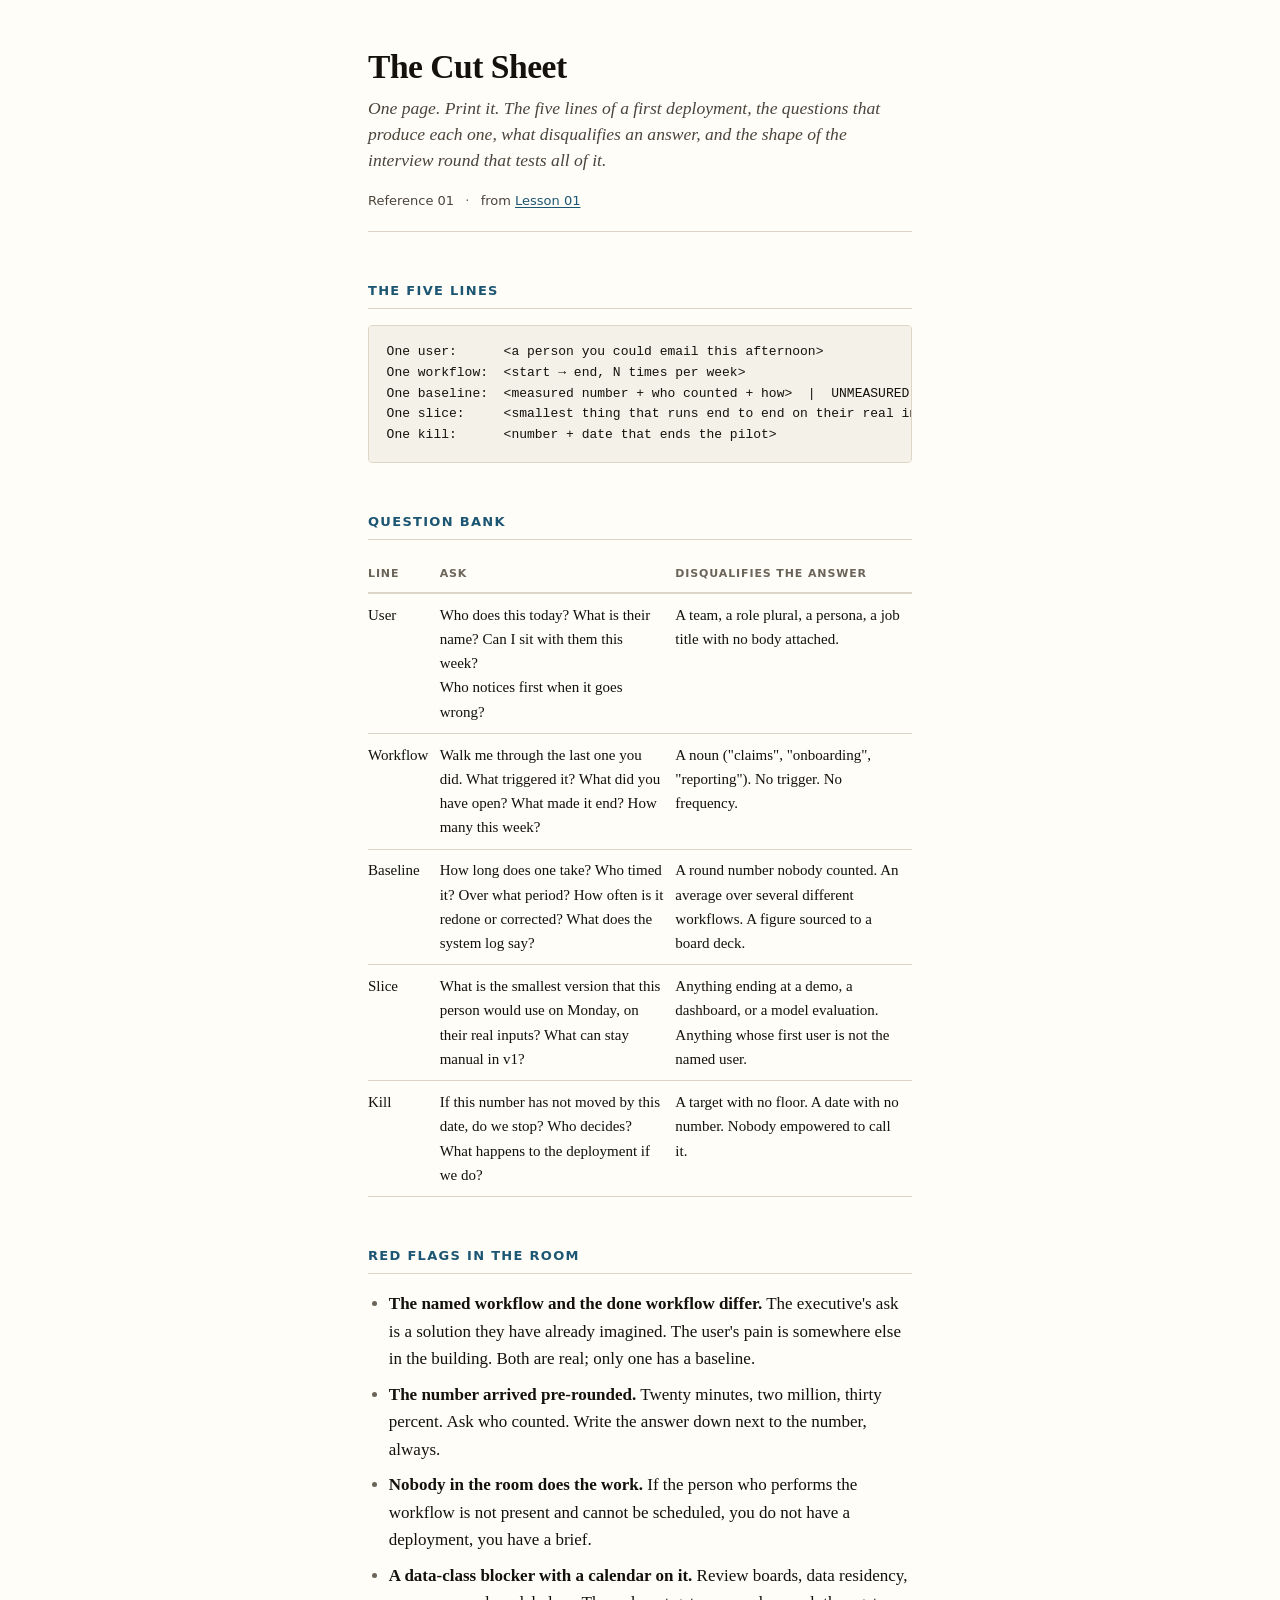
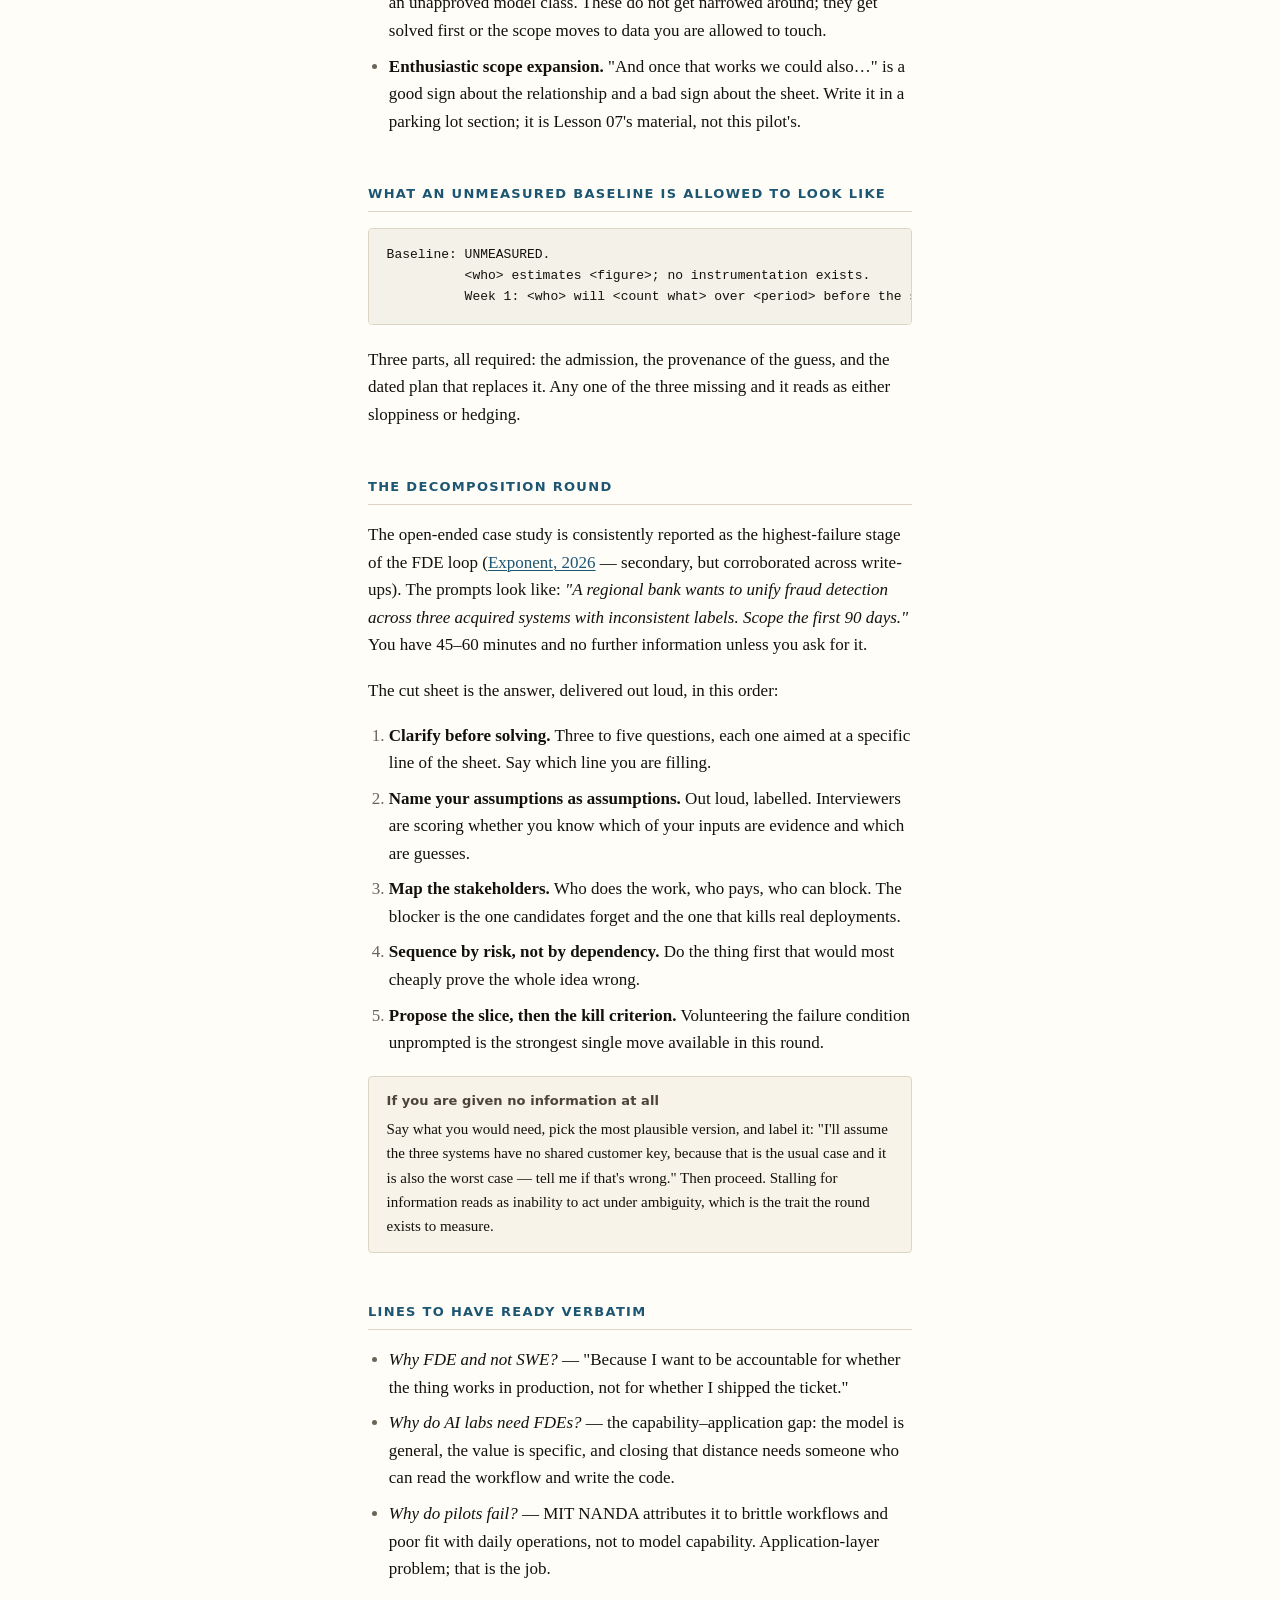
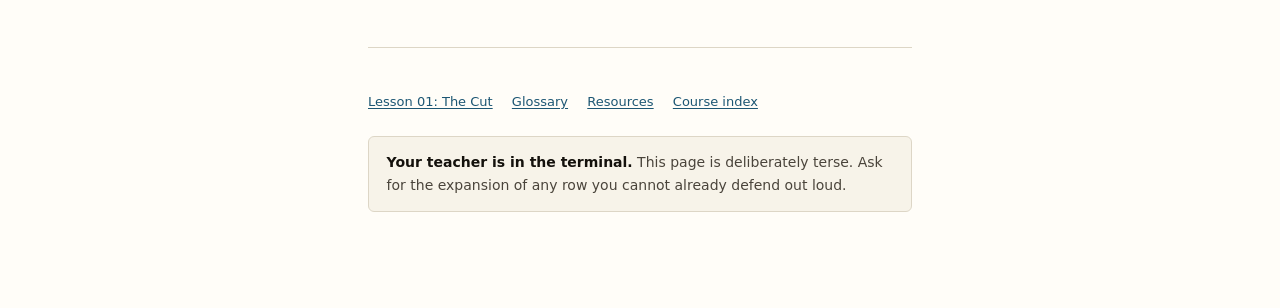
<file: reference/0001-cut-sheet.html>
<!DOCTYPE html>
<html lang="en">
<head>
<meta charset="utf-8">
<meta name="viewport" content="width=device-width, initial-scale=1">
<title>Reference: The Cut Sheet</title>
<link rel="stylesheet" href="../assets/course.css">
</head>
<body>
<div class="wrap">

<header class="masthead">
  <h1>The Cut Sheet</h1>
  <p class="standfirst">One page. Print it. The five lines of a first deployment, the questions
  that produce each one, what disqualifies an answer, and the shape of the interview round that
  tests all of it.</p>
  <p class="meta">
    <span>Reference 01</span><span class="sep">&middot;</span>
    <span>from <a href="../lessons/0001-the-cut.html">Lesson 01</a></span>
  </p>
</header>

<h2>The five lines</h2>

<pre><code>One user:      &lt;a person you could email this afternoon&gt;
One workflow:  &lt;start &rarr; end, N times per week&gt;
One baseline:  &lt;measured number + who counted + how&gt;  |  UNMEASURED + the plan to fix that
One slice:     &lt;smallest thing that runs end to end on their real input&gt;
One kill:      &lt;number + date that ends the pilot&gt;</code></pre>

<h2>Question bank</h2>

<table>
  <thead><tr><th>Line</th><th>Ask</th><th>Disqualifies the answer</th></tr></thead>
  <tbody>
    <tr>
      <td>User</td>
      <td>Who does this today? What is their name? Can I sit with them this week?<br>
          Who notices first when it goes wrong?</td>
      <td>A team, a role plural, a persona, a job title with no body attached.</td>
    </tr>
    <tr>
      <td>Workflow</td>
      <td>Walk me through the last one you did. What triggered it? What did you have open?
          What made it end? How many this week?</td>
      <td>A noun ("claims", "onboarding", "reporting"). No trigger. No frequency.</td>
    </tr>
    <tr>
      <td>Baseline</td>
      <td>How long does one take? Who timed it? Over what period? How often is it redone
          or corrected? What does the system log say?</td>
      <td>A round number nobody counted. An average over several different workflows.
          A figure sourced to a board deck.</td>
    </tr>
    <tr>
      <td>Slice</td>
      <td>What is the smallest version that this person would use on Monday, on their
          real inputs? What can stay manual in v1?</td>
      <td>Anything ending at a demo, a dashboard, or a model evaluation. Anything whose
          first user is not the named user.</td>
    </tr>
    <tr>
      <td>Kill</td>
      <td>If this number has not moved by this date, do we stop? Who decides? What
          happens to the deployment if we do?</td>
      <td>A target with no floor. A date with no number. Nobody empowered to call it.</td>
    </tr>
  </tbody>
</table>

<h2>Red flags in the room</h2>

<ul>
  <li><strong>The named workflow and the done workflow differ.</strong> The executive's ask is a
  solution they have already imagined. The user's pain is somewhere else in the building. Both are
  real; only one has a baseline.</li>
  <li><strong>The number arrived pre-rounded.</strong> Twenty minutes, two million, thirty percent.
  Ask who counted. Write the answer down next to the number, always.</li>
  <li><strong>Nobody in the room does the work.</strong> If the person who performs the workflow is
  not present and cannot be scheduled, you do not have a deployment, you have a brief.</li>
  <li><strong>A data-class blocker with a calendar on it.</strong> Review boards, data residency,
  an unapproved model class. These do not get narrowed around; they get solved first or the scope
  moves to data you are allowed to touch.</li>
  <li><strong>Enthusiastic scope expansion.</strong> "And once that works we could also&hellip;"
  is a good sign about the relationship and a bad sign about the sheet. Write it in a parking lot
  section; it is Lesson 07's material, not this pilot's.</li>
</ul>

<h2>What an unmeasured baseline is allowed to look like</h2>

<pre><code>Baseline: UNMEASURED.
          &lt;who&gt; estimates &lt;figure&gt;; no instrumentation exists.
          Week 1: &lt;who&gt; will &lt;count what&gt; over &lt;period&gt; before the slice is agreed.</code></pre>

<p>Three parts, all required: the admission, the provenance of the guess, and the dated plan that
replaces it. Any one of the three missing and it reads as either sloppiness or hedging.</p>

<h2>The decomposition round</h2>

<p>The open-ended case study is consistently reported as the highest-failure stage of the FDE
loop (<a href="https://www.tryexponent.com/blog/forward-deployed-engineer-interview-the-definitive-2026-guide-fde">Exponent,
2026</a> &mdash; secondary, but corroborated across write-ups). The prompts look like: <em>"A
regional bank wants to unify fraud detection across three acquired systems with inconsistent
labels. Scope the first 90 days."</em> You have 45&ndash;60 minutes and no further information
unless you ask for it.</p>

<p>The cut sheet is the answer, delivered out loud, in this order:</p>

<ol>
  <li><strong>Clarify before solving.</strong> Three to five questions, each one aimed at a
  specific line of the sheet. Say which line you are filling.</li>
  <li><strong>Name your assumptions as assumptions.</strong> Out loud, labelled. Interviewers are
  scoring whether you know which of your inputs are evidence and which are guesses.</li>
  <li><strong>Map the stakeholders.</strong> Who does the work, who pays, who can block. The
  blocker is the one candidates forget and the one that kills real deployments.</li>
  <li><strong>Sequence by risk, not by dependency.</strong> Do the thing first that would most
  cheaply prove the whole idea wrong.</li>
  <li><strong>Propose the slice, then the kill criterion.</strong> Volunteering the failure
  condition unprompted is the strongest single move available in this round.</li>
</ol>

<div class="note">
  <span class="label">If you are given no information at all</span>
  <p>Say what you would need, pick the most plausible version, and label it: "I'll assume the
  three systems have no shared customer key, because that is the usual case and it is also the
  worst case &mdash; tell me if that's wrong." Then proceed. Stalling for information reads as
  inability to act under ambiguity, which is the trait the round exists to measure.</p>
</div>

<h2>Lines to have ready verbatim</h2>

<ul>
  <li><em>Why FDE and not SWE?</em> &mdash; "Because I want to be accountable for whether the
  thing works in production, not for whether I shipped the ticket."</li>
  <li><em>Why do AI labs need FDEs?</em> &mdash; the capability&ndash;application gap:
  the model is general, the value is specific, and closing that distance needs someone who can
  read the workflow and write the code.</li>
  <li><em>Why do pilots fail?</em> &mdash; MIT NANDA attributes it to brittle workflows and poor
  fit with daily operations, not to model capability. Application-layer problem; that is the job.</li>
</ul>

<footer class="colophon">
  <div class="nav-row">
    <a href="../lessons/0001-the-cut.html">Lesson 01: The Cut</a>
    <a href="../glossary.html">Glossary</a>
    <a href="../resources.html">Resources</a>
    <a href="../index.html">Course index</a>
  </div>
  <div class="ask">
    <strong>Your teacher is in the terminal.</strong> This page is deliberately terse. Ask for the
    expansion of any row you cannot already defend out loud.
  </div>
</footer>

</div>
</body>
</html>
</file>
<file: assets/course.css>
/* ============================================================
   Forward Deployed Engineering course — shared stylesheet
   Forked from the AI Agents course stylesheet (same contract, same
   widget classes) with one deliberate change: the accent is slate
   blue, not rust, so you can tell at a glance which course you are in.
   Tufte-ish: generous measure, real hierarchy, sidenotes.
   Used by every lesson and reference doc. Edit here, not in lessons.
   ============================================================ */

:root {
  --ink:          #14110c;
  --ink-soft:     #4a443b;
  --ink-faint:    #6b6459;   /* 5.3:1 on --bg; keep >= 4.5:1 if retuned */
  --bg:           #fffdf8;
  --bg-panel:     #f7f3e9;
  --bg-code:      #f4f1e8;
  --rule:         #ddd6c6;
  --accent:       #1c5673;   /* slate blue — headings, links */
  --accent-soft:  #2f7d9e;
  --good:         #2f6b46;
  --good-bg:      #e8f2ea;
  --bad:          #9b2c2c;
  --bad-bg:       #f8eaea;
  --warn:         #8a6d1f;
  --warn-bg:      #f7f0da;

  --serif: "Iowan Old Style", "Palatino Linotype", Palatino, "Book Antiqua", Georgia, serif;
  --sans:  ui-sans-serif, system-ui, -apple-system, "Segoe UI", Helvetica, Arial, sans-serif;
  --mono:  ui-monospace, "SF Mono", "JetBrains Mono", Menlo, Consolas, monospace;

  --measure: 34rem;
  --gutter: 16px;
}

@media (prefers-color-scheme: dark) {
  :root:not([data-theme="light"]) {
    --ink:         #e8e3d8;
    --ink-soft:    #b5ae9f;
    --ink-faint:   #8d8678;   /* 4.8:1 on --bg-code; keep >= 4.5:1 if retuned */
    --bg:          #16150f;
    --bg-panel:    #1f1d15;
    --bg-code:     #1c1a13;
    --rule:        #3a362a;
    --accent:      #6fb6d4;
    --accent-soft: #4e9bbb;
    --good:        #7fc39a;
    --good-bg:     #1b2c22;
    --bad:         #e08a8a;
    --bad-bg:      #2e1c1c;
    --warn:        #d6b45c;
    --warn-bg:     #2b2413;
  }
}
:root[data-theme="dark"] {
  --ink:         #e8e3d8;
  --ink-soft:    #b5ae9f;
  --ink-faint:   #8d8678;
  --bg:          #16150f;
  --bg-panel:    #1f1d15;
  --bg-code:     #1c1a13;
  --rule:        #3a362a;
  --accent:      #6fb6d4;
  --accent-soft: #4e9bbb;
  --good:        #7fc39a;
  --good-bg:     #1b2c22;
  --bad:         #e08a8a;
  --bad-bg:      #2e1c1c;
  --warn:        #d6b45c;
  --warn-bg:     #2b2413;
}

* { box-sizing: border-box; }

html { -webkit-text-size-adjust: 100%; }

body {
  margin: 0;
  padding: 3rem var(--gutter) 6rem;
  background: var(--bg);
  color: var(--ink);
  font-family: var(--serif);
  font-size: 1.0625rem;
  line-height: 1.62;
  overflow-x: hidden;
}

.wrap { max-width: var(--measure); margin: 0 auto; }

/* ---------- masthead ---------- */

.masthead {
  border-bottom: 1px solid var(--rule);
  padding-bottom: 1.25rem;
  margin-bottom: 2.5rem;
}
/* Lesson metadata. Sits BELOW the title, as a byline does — never as a tracked
   uppercase kicker above the heading. The heading carries its own weight. */
.meta {
  font-family: var(--sans);
  font-size: 0.8125rem;
  color: var(--ink-soft);
  margin: 1rem 0 0;
  display: flex;
  flex-wrap: wrap;
  gap: 0.3rem 0.7rem;
}
.meta .sep { color: var(--ink-faint); }

h1 {
  font-size: 2.1rem;
  line-height: 1.15;
  font-weight: 600;
  letter-spacing: -0.015em;
  margin: 0 0 0.5rem;
  color: var(--ink);
}
.standfirst {
  font-size: 1.1rem;
  color: var(--ink-soft);
  font-style: italic;
  margin: 0;
  line-height: 1.5;
}

h2 {
  font-family: var(--sans);
  font-size: 0.8125rem;
  font-weight: 650;
  letter-spacing: 0.1em;
  text-transform: uppercase;
  color: var(--accent);
  margin: 3rem 0 1rem;
  padding-bottom: 0.45rem;
  border-bottom: 1px solid var(--rule);
}
h3 {
  font-size: 1.125rem;
  font-weight: 650;
  margin: 2rem 0 0.6rem;
  letter-spacing: -0.005em;
}

p { margin: 0 0 1.1rem; }
p.lead { font-size: 1.125rem; color: var(--ink-soft); }

a { color: var(--accent); text-decoration-thickness: 1px; text-underline-offset: 2px; }
a:hover { color: var(--accent-soft); }

strong { font-weight: 650; }
em.term { font-style: normal; font-weight: 650; color: var(--accent); }

ul, ol { margin: 0 0 1.2rem; padding-left: 1.3rem; }
li { margin-bottom: 0.5rem; }
li::marker { color: var(--ink-faint); }

code {
  font-family: var(--mono);
  font-size: 0.86em;
  background: var(--bg-code);
  border: 1px solid var(--rule);
  border-radius: 3px;
  padding: 0.08em 0.32em;
  white-space: nowrap;
}

pre {
  font-family: var(--mono);
  font-size: 0.8125rem;
  line-height: 1.6;
  background: var(--bg-code);
  border: 1px solid var(--rule);
  border-radius: 4px;
  padding: 1rem 1.1rem;
  overflow-x: auto;
  margin: 0 0 1.3rem;
  -webkit-overflow-scrolling: touch;
}
pre code {
  background: none; border: none; padding: 0;
  font-size: inherit; white-space: pre;
}
pre .c  { color: var(--ink-faint); font-style: italic; }   /* comment */
pre .k  { color: var(--accent); }                          /* keyword  */
pre .s  { color: var(--good); }                            /* string   */
pre .hl { background: var(--warn-bg); display: inline-block; width: 100%; }

figure { margin: 1.8rem 0; }
figcaption {
  font-family: var(--sans);
  font-size: 0.75rem;
  color: var(--ink-faint);
  line-height: 1.5;
  margin-top: 0.6rem;
}

/* ---------- callouts ---------- */

/* Callout type is carried by the label colour and a tinted ground, not by a
   coloured slab down one edge. Hairline border on all four sides. */
.note {
  border: 1px solid var(--rule);
  background: var(--bg-panel);
  padding: 0.85rem 1.1rem;
  margin: 0 0 1.4rem;
  border-radius: 4px;
  font-size: 0.9375rem;
}
.note > :last-child { margin-bottom: 0; }
.note .label {
  display: block;
  font-family: var(--sans);
  font-size: 0.8125rem;
  font-weight: 650;
  letter-spacing: 0.005em;
  margin-bottom: 0.35rem;
  color: var(--ink-soft);
}
.note.trap  { border-color: var(--bad);  background: var(--bad-bg);  }
.note.trap .label  { color: var(--bad); }
.note.why   { border-color: var(--warn); background: var(--warn-bg); }
.note.why .label   { color: var(--warn); }
.note.win   { border-color: var(--good); background: var(--good-bg); }
.note.win .label   { color: var(--good); }

/* ---------- tables ---------- */

table {
  width: 100%;
  border-collapse: collapse;
  font-size: 0.9375rem;
  margin: 0 0 1.4rem;
}
th, td {
  text-align: left;
  padding: 0.55rem 0.7rem 0.55rem 0;
  border-bottom: 1px solid var(--rule);
  vertical-align: top;
}
th {
  font-family: var(--sans);
  font-size: 0.6875rem;
  font-weight: 650;
  letter-spacing: 0.08em;
  text-transform: uppercase;
  color: var(--ink-faint);
  border-bottom-width: 2px;
}
td code { white-space: normal; }

/* ---------- quiz widget (see quiz.js) ---------- */

.quiz {
  border: 1px solid var(--rule);
  border-radius: 6px;
  padding: 1.15rem 1.2rem;
  margin: 0 0 1.2rem;
  background: var(--bg-panel);
}
.quiz .q {
  font-weight: 650;
  margin: 0 0 0.9rem;
  line-height: 1.45;
}
.quiz .q .num {
  font-family: var(--sans);
  font-size: 0.6875rem;
  letter-spacing: 0.08em;
  color: var(--ink-faint);
  display: block;
  margin-bottom: 0.3rem;
  font-weight: 650;
}
.quiz .opts { display: flex; flex-direction: column; gap: 0.45rem; }
.quiz button.opt {
  font-family: var(--mono);
  font-size: 0.8125rem;
  line-height: 1.45;
  text-align: left;
  padding: 0.6rem 0.75rem;
  border: 1px solid var(--rule);
  border-radius: 4px;
  background: var(--bg);
  color: var(--ink);
  cursor: pointer;
  transition: border-color .12s, background .12s;
}
.quiz button.opt:hover:not(:disabled) { border-color: var(--accent); }
.quiz button.opt:disabled { cursor: default; opacity: 0.55; }
.quiz button.opt.correct {
  border-color: var(--good); background: var(--good-bg);
  color: var(--good); opacity: 1; font-weight: 650;
}
.quiz button.opt.wrong {
  border-color: var(--bad); background: var(--bad-bg);
  color: var(--bad); opacity: 1;
}
.quiz .feedback {
  margin-top: 0.9rem;
  padding-top: 0.85rem;
  border-top: 1px solid var(--rule);
  font-size: 0.9375rem;
  line-height: 1.55;
  display: none;
}
.quiz .feedback.show { display: block; }
.quiz .feedback .verdict { font-weight: 650; }
.quiz .feedback .verdict.ok  { color: var(--good); }
.quiz .feedback .verdict.no  { color: var(--bad); }

/* ---------- trace stepper (see trace.js) ---------- */

.trace {
  border: 1px solid var(--rule);
  border-radius: 6px;
  margin: 0 0 1.4rem;
  background: var(--bg-panel);
  overflow: hidden;
}
.trace:focus-visible { outline: 2px solid var(--accent); outline-offset: 2px; }
.trace-stage { padding: 1.1rem 1.2rem 0.4rem; min-height: 11rem; }
.trace-caption {
  font-size: 0.9375rem;
  line-height: 1.5;
  color: var(--ink-soft);
  margin: 0 0 0.9rem;
}
.trace-stage pre { margin-bottom: 0.9rem; }
.trace-bar {
  display: flex;
  align-items: center;
  justify-content: space-between;
  gap: 0.8rem;
  padding: 0.7rem 1.2rem;
  border-top: 1px solid var(--rule);
  background: var(--bg);
}
.trace-bar button {
  font-family: var(--sans);
  font-size: 0.8125rem;
  font-weight: 600;
  padding: 0.4rem 0.9rem;
  border: 1px solid var(--rule);
  border-radius: 4px;
  background: var(--bg-panel);
  color: var(--ink);
  cursor: pointer;
}
.trace-bar button:hover:not(:disabled) { border-color: var(--accent); color: var(--accent); }
.trace-bar button:disabled { opacity: 0.4; cursor: default; }
.trace-bar [data-counter] {
  font-family: var(--mono);
  font-size: 0.75rem;
  color: var(--ink-faint);
}
.state-row {
  font-family: var(--mono);
  font-size: 0.75rem;
  line-height: 1.5;
  display: flex;
  gap: 0.5rem;
  padding: 0.3rem 0.5rem;
  border-left: 2px solid var(--rule);
  margin-bottom: 0.3rem;
  background: var(--bg);
}
.state-row .role {
  flex: 0 0 5.2rem;
  color: var(--ink-faint);
  text-transform: uppercase;
  font-size: 0.6875rem;
  letter-spacing: 0.06em;
  padding-top: 0.1em;
}
.state-row.is-new { border-left-color: var(--accent); }
.state-row.is-new .role { color: var(--accent); }

@media print {
  .trace-bar { display: none; }
  .trace-stage { min-height: 0; }
}

/* ---------- recall prompt (write-before-you-look) ---------- */

.recall {
  border: 1px dashed var(--accent);
  border-radius: 6px;
  padding: 1.1rem 1.2rem;
  margin: 0 0 1.4rem;
  background: transparent;
}
.recall .label {
  font-family: var(--sans);
  font-size: 0.8125rem;
  font-weight: 650;
  color: var(--accent);
  display: block;
  margin-bottom: 0.5rem;
}
.recall textarea {
  width: 100%;
  min-height: 4.5rem;
  font-family: var(--mono);
  font-size: 0.8125rem;
  line-height: 1.55;
  padding: 0.6rem 0.7rem;
  border: 1px solid var(--rule);
  border-radius: 4px;
  background: var(--bg);
  color: var(--ink);
  resize: vertical;
}
.recall details { margin-top: 0.8rem; font-size: 0.9375rem; }
.recall summary {
  cursor: pointer;
  font-family: var(--sans);
  font-size: 0.8125rem;
  color: var(--accent);
  font-weight: 600;
}
.recall details[open] summary { margin-bottom: 0.6rem; }

/* ---------- footer ---------- */

.colophon {
  margin-top: 4rem;
  padding-top: 1.5rem;
  border-top: 1px solid var(--rule);
  font-size: 0.875rem;
  color: var(--ink-soft);
}
.colophon h2 { margin-top: 0; }
.nav-row {
  display: flex;
  flex-wrap: wrap;
  gap: 0.5rem 1.2rem;
  font-family: var(--sans);
  font-size: 0.8125rem;
  margin-top: 1.2rem;
}

.ask {
  font-family: var(--sans);
  font-size: 0.875rem;
  background: var(--bg-panel);
  border: 1px solid var(--rule);
  border-radius: 6px;
  padding: 0.9rem 1.1rem;
  margin-top: 1.5rem;
  color: var(--ink-soft);
}
.ask strong { color: var(--ink); }

/* ---------- triage classifier (see triage.js) ---------- */

.triage {
  border: 1px solid var(--rule);
  border-radius: 6px;
  margin: 0 0 1.4rem;
  background: var(--bg-panel);
  overflow: hidden;
}
.triage-stage { padding: 1.15rem 1.2rem 1.2rem; min-height: 15rem; }
.triage-num {
  display: block;
  font-family: var(--sans);
  font-size: 0.6875rem;
  letter-spacing: 0.08em;
  text-transform: uppercase;
  color: var(--ink-faint);
  font-weight: 650;
  margin-bottom: 0.3rem;
}
.triage-prompt {
  font-weight: 600;
  line-height: 1.5;
  margin: 0 0 0.9rem;
}
.triage .opts { display: flex; flex-direction: column; gap: 0.45rem; }
.triage button.opt {
  font-family: var(--mono);
  font-size: 0.8125rem;
  line-height: 1.45;
  text-align: left;
  padding: 0.6rem 0.75rem;
  border: 1px solid var(--rule);
  border-radius: 4px;
  background: var(--bg);
  color: var(--ink);
  cursor: pointer;
  transition: border-color .12s, background .12s;
}
.triage button.opt:hover:not(:disabled) { border-color: var(--accent); }
.triage button.opt:disabled { cursor: default; opacity: 0.55; }
.triage button.opt.correct {
  border-color: var(--good); background: var(--good-bg);
  color: var(--good); opacity: 1; font-weight: 650;
}
.triage button.opt.wrong {
  border-color: var(--bad); background: var(--bad-bg);
  color: var(--bad); opacity: 1;
}
.triage-feedback {
  margin-top: 0.9rem;
  padding-top: 0.85rem;
  border-top: 1px solid var(--rule);
  font-size: 0.9375rem;
  line-height: 1.55;
  display: none;
}
.triage-feedback.show { display: block; }
.triage-feedback .verdict { font-weight: 650; }
.triage-feedback .verdict.ok { color: var(--good); }
.triage-feedback .verdict.no { color: var(--bad); }
.triage-actual { display: block; margin-top: 0.5rem; color: var(--ink-soft); }
.triage-done {
  font-size: 0.9375rem;
  line-height: 1.6;
  padding: 1.5rem 0;
}
.triage-bar {
  display: flex;
  align-items: center;
  justify-content: space-between;
  gap: 0.8rem;
  padding: 0.7rem 1.2rem;
  border-top: 1px solid var(--rule);
  background: var(--bg);
}
.triage-bar [data-score] {
  font-family: var(--sans);
  font-size: 0.75rem;
  letter-spacing: 0.04em;
  color: var(--ink-faint);
}
.triage-bar button {
  font-family: var(--sans);
  font-size: 0.8125rem;
  font-weight: 600;
  padding: 0.4rem 0.9rem;
  border: 1px solid var(--rule);
  border-radius: 4px;
  background: var(--bg-panel);
  color: var(--ink);
  cursor: pointer;
}
.triage-bar button:hover:not(:disabled) { border-color: var(--accent); }
.triage-bar button:disabled { opacity: 0.4; cursor: default; }

/* ---------- figures (inline SVG diagrams) ---------- */

figure.diagram {
  margin: 1.6rem 0;
  padding: 0;
}
figure.diagram svg { width: 100%; height: auto; display: block; }
figure.diagram figcaption {
  font-family: var(--sans);
  font-size: 0.8125rem;
  line-height: 1.5;
  color: var(--ink-soft);
  margin-top: 0.7rem;
  padding-left: 0.1rem;
}

/* ---------- inline tag (small mono label inside a table cell) ---------- */

.tag {
  display: inline-block;
  font-family: var(--mono);
  font-size: 0.75rem;
  color: var(--ink-soft);
  background: var(--bg-code);
  border: 1px solid var(--rule);
  border-radius: 3px;
  padding: 0.05rem 0.35rem;
  margin-top: 0.3rem;
  white-space: nowrap;
}

/* ---------- print ---------- */

@media print {
  :root {
    --bg: #fff; --bg-panel: #fff; --bg-code: #f6f6f6;
    --ink: #000; --ink-soft: #333; --rule: #bbb;
  }
  body { padding: 0; font-size: 10.5pt; }
  .wrap { max-width: none; }
  pre, .note, .quiz, .triage, figure, table { break-inside: avoid; }
  h2, h3 { break-after: avoid; }
  .quiz .feedback { display: block !important; }
  .triage-feedback { display: block !important; }
  .triage-bar { display: none; }
  .recall textarea { min-height: 3rem; }
  .ask, .nav-row { display: none; }
  a { color: #000; text-decoration: none; }
  a[href^="http"]::after {
    content: " (" attr(href) ")";
    font-size: 8pt; color: #555; word-break: break-all;
  }
}

@media (max-width: 480px) {
  body { padding: 2rem var(--gutter) 4rem; font-size: 1rem; }
  h1 { font-size: 1.65rem; }
  pre { font-size: 0.75rem; }
}

/* ---------- audit widget (see audit.js) ---------- */

.audit {
  border: 1px solid var(--rule);
  border-radius: 6px;
  margin: 0 0 1.4rem;
  background: var(--bg-panel);
  overflow: hidden;
}
.audit-stage { padding: 1.15rem 1.2rem 1.2rem; }
.audit-task {
  font-weight: 650;
  line-height: 1.45;
  margin: 0 0 0.9rem;
}
.audit-task .num {
  display: block;
  font-family: var(--sans);
  font-size: 0.6875rem;
  letter-spacing: 0.08em;
  text-transform: uppercase;
  color: var(--ink-faint);
  font-weight: 650;
  margin-bottom: 0.3rem;
}
.audit .opts { display: flex; flex-direction: column; gap: 0.45rem; }
.audit button.aopt {
  font-family: var(--mono);
  font-size: 0.8125rem;
  line-height: 1.45;
  text-align: left;
  padding: 0.6rem 0.75rem;
  border: 1px solid var(--rule);
  border-radius: 4px;
  background: var(--bg);
  color: var(--ink);
  cursor: pointer;
  transition: border-color .12s, background .12s;
}
.audit button.aopt:hover:not(:disabled) { border-color: var(--accent); }
.audit button.aopt:disabled { cursor: default; }
.audit button.aopt.is-flaw {
  border-color: var(--good); background: var(--good-bg);
  color: var(--good); font-weight: 650;
}
.audit button.aopt.is-fine {
  border-color: var(--bad); background: var(--bad-bg);
  color: var(--bad);
}
.audit-notes {
  margin-top: 0.9rem;
  padding-top: 0.85rem;
  border-top: 1px solid var(--rule);
  font-size: 0.9375rem;
  line-height: 1.55;
  display: none;
}
.audit-notes.show { display: block; }
.audit-note { margin: 0 0 0.7rem; }
.audit-note:last-child { margin-bottom: 0; }
.audit-note .verdict { font-weight: 650; }
.audit-note .verdict.ok { color: var(--good); }
.audit-note .verdict.no { color: var(--bad); }
.audit-bar {
  display: flex;
  align-items: center;
  justify-content: space-between;
  gap: 0.8rem;
  padding: 0.7rem 1.2rem;
  border-top: 1px solid var(--rule);
  background: var(--bg);
}
.audit-bar [data-found] {
  font-family: var(--sans);
  font-size: 0.75rem;
  letter-spacing: 0.04em;
  color: var(--ink-faint);
}
.audit-bar button {
  font-family: var(--sans);
  font-size: 0.8125rem;
  font-weight: 600;
  padding: 0.4rem 0.9rem;
  border: 1px solid var(--rule);
  border-radius: 4px;
  background: var(--bg-panel);
  color: var(--ink);
  cursor: pointer;
}
.audit-bar button:hover:not(:disabled) { border-color: var(--accent); }
.audit-bar button:disabled { opacity: 0.4; cursor: default; }

/* Two tool definitions side by side, collapsing to one column on phones. */
.pair {
  display: grid;
  grid-template-columns: 1fr 1fr;
  gap: 1rem;
  margin: 0 0 1.4rem;
}
.pair > div { min-width: 0; }
.pair h4,
.pair .pair-label {
  font-family: var(--sans);
  font-size: 0.6875rem;
  font-weight: 650;
  letter-spacing: 0.08em;
  text-transform: uppercase;
  color: var(--ink-faint);
  margin: 0 0 0.5rem;
}
.pair pre { margin-bottom: 0; height: 100%; }
@media (max-width: 560px) {
  .pair { grid-template-columns: 1fr; }
}

@media print {
  .audit-notes { display: block !important; }
  .audit-bar { display: none; }
}

/* ---------- rewrite drill (see rewrite.js) ---------- */

.rewrite {
  border: 1px solid var(--rule);
  border-radius: 6px;
  margin: 0 0 1.4rem;
  background: var(--bg-panel);
  overflow: hidden;
}
.rw-stage { padding: 1.15rem 1.2rem 1.2rem; }
.rw-num {
  display: block;
  font-family: var(--sans);
  font-size: 0.6875rem;
  letter-spacing: 0.08em;
  text-transform: uppercase;
  color: var(--ink-faint);
  font-weight: 650;
  margin-bottom: 0.3rem;
}
.rw-situation {
  font-weight: 600;
  line-height: 1.5;
  margin: 0 0 0.9rem;
}
.rw-current h4,
.rw-rubric h4 {
  font-family: var(--sans);
  font-size: 0.6875rem;
  font-weight: 650;
  letter-spacing: 0.08em;
  text-transform: uppercase;
  color: var(--ink-faint);
  margin: 0 0 0.45rem;
}
.rw-current pre {
  margin-bottom: 1rem;
  border-color: var(--bad);
  background: var(--bad-bg);
}
.rw-current pre code { white-space: pre-wrap; }
.rewrite textarea {
  width: 100%;
  min-height: 5rem;
  font-family: var(--mono);
  font-size: 0.8125rem;
  line-height: 1.55;
  padding: 0.6rem 0.7rem;
  border: 1px solid var(--rule);
  border-radius: 4px;
  background: var(--bg);
  color: var(--ink);
  resize: vertical;
  display: block;
  margin-bottom: 0.7rem;
}
.rewrite textarea[readonly] { opacity: 0.75; }
button.rw-check {
  font-family: var(--sans);
  font-size: 0.8125rem;
  font-weight: 600;
  padding: 0.4rem 0.9rem;
  border: 1px solid var(--rule);
  border-radius: 4px;
  background: var(--bg);
  color: var(--ink);
  cursor: pointer;
}
button.rw-check:hover:not(:disabled) { border-color: var(--accent); color: var(--accent); }
button.rw-check:disabled { opacity: 0.4; cursor: default; }
.rw-rubric {
  margin-top: 1rem;
  padding-top: 0.9rem;
  border-top: 1px solid var(--rule);
}
.rw-rubric ul { list-style: none; padding: 0; margin: 0; }
.rw-rubric li {
  font-size: 0.9375rem;
  line-height: 1.5;
  margin-bottom: 0.45rem;
  color: var(--ink-soft);
}
.rw-rubric li.ticked { color: var(--good); }
.rw-rubric label {
  display: flex;
  gap: 0.55rem;
  align-items: flex-start;
  cursor: pointer;
}
.rw-rubric input { margin-top: 0.3rem; flex: 0 0 auto; accent-color: var(--good); }
.rw-answer { margin-top: 1rem; font-size: 0.9375rem; }
.rw-answer summary {
  cursor: pointer;
  font-family: var(--sans);
  font-size: 0.8125rem;
  color: var(--accent);
  font-weight: 600;
}
.rw-answer[open] summary { margin-bottom: 0.6rem; }
.rw-answer pre {
  border-color: var(--good);
  background: var(--good-bg);
  margin-bottom: 0.7rem;
}
.rw-answer pre code { white-space: pre-wrap; }
.rw-note { margin: 0; color: var(--ink-soft); line-height: 1.55; }
.rw-bar {
  display: flex;
  align-items: center;
  justify-content: space-between;
  gap: 0.8rem;
  padding: 0.7rem 1.2rem;
  border-top: 1px solid var(--rule);
  background: var(--bg);
}
.rw-bar [data-score] {
  font-family: var(--sans);
  font-size: 0.75rem;
  letter-spacing: 0.04em;
  color: var(--ink-faint);
}
.rw-bar button {
  font-family: var(--sans);
  font-size: 0.8125rem;
  font-weight: 600;
  padding: 0.4rem 0.9rem;
  border: 1px solid var(--rule);
  border-radius: 4px;
  background: var(--bg-panel);
  color: var(--ink);
  cursor: pointer;
}
.rw-bar button:hover:not(:disabled) { border-color: var(--accent); }
.rw-bar button:disabled { opacity: 0.4; cursor: default; }

@media print {
  .rw-bar, button.rw-check { display: none; }
  .rw-answer { }
  .rewrite textarea { min-height: 3rem; }
}
</file>
